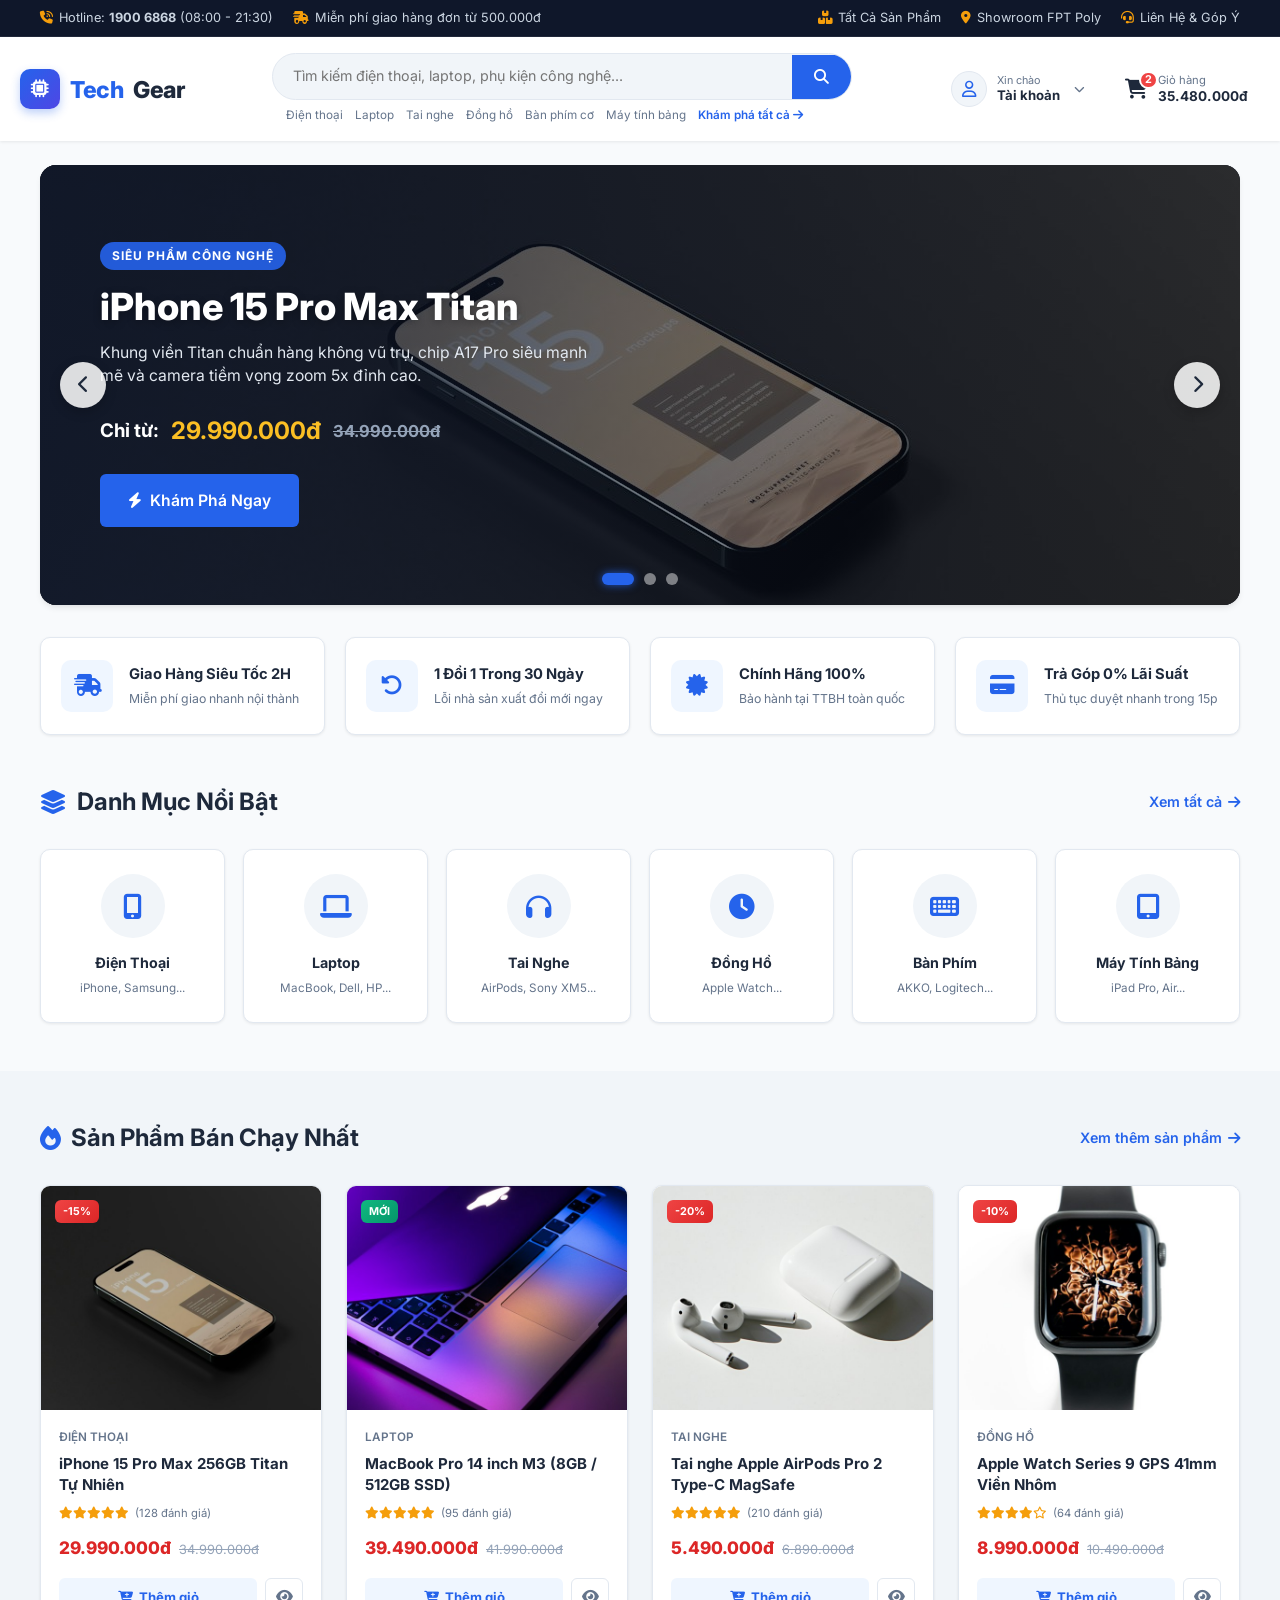
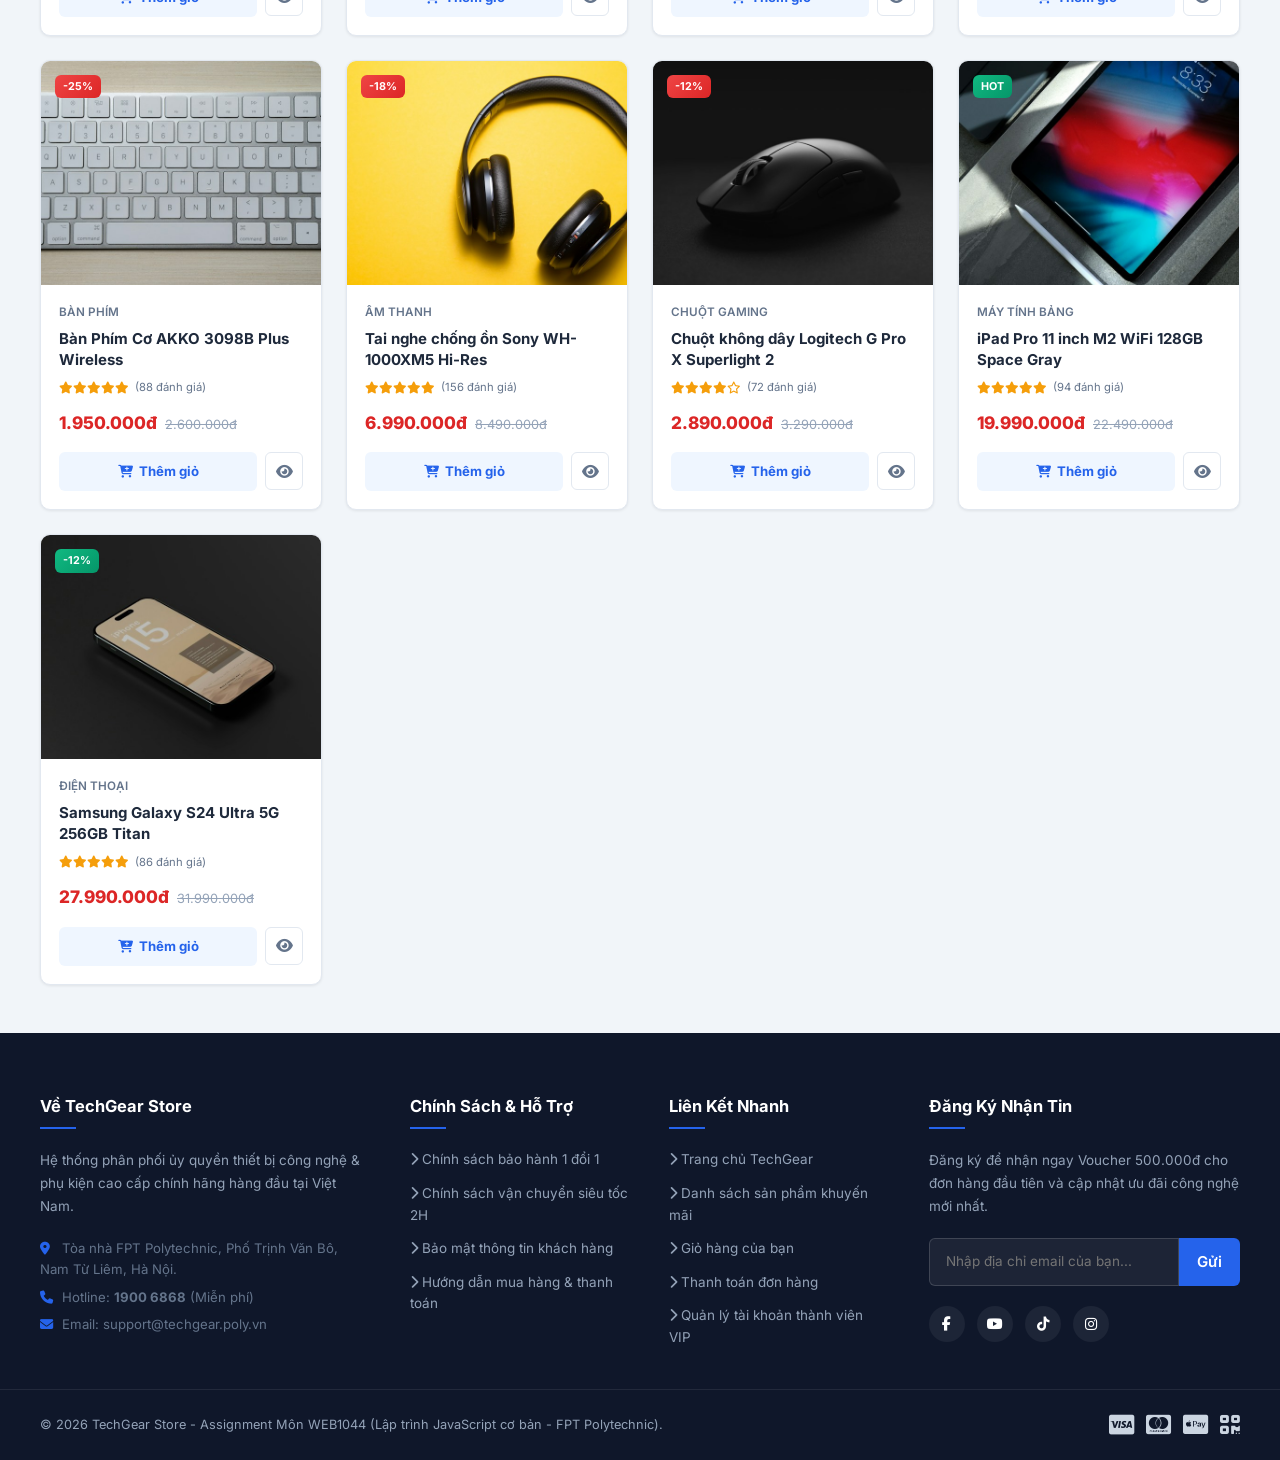
<file: index.html>
<!DOCTYPE html>
<html lang="vi">
<head>
  <meta charset="UTF-8">
  <meta name="viewport" content="width=device-width, initial-scale=1.0">
  <title>TechGear Store - Cửa Hàng Thiết Bị & Phụ Kiện Công Nghệ Chính Hãng</title>
  
  <!-- Google Fonts & Font Awesome 6 Icons -->
  <link rel="preconnect" href="https://fonts.googleapis.com">
  <link rel="preconnect" href="https://fonts.gstatic.com" crossorigin>
  <link href="https://fonts.googleapis.com/css2?family=Inter:wght@400;500;600;700;800&display=swap" rel="stylesheet">
  <link rel="stylesheet" href="https://cdnjs.cloudflare.com/ajax/libs/font-awesome/6.5.1/css/all.min.css">
  
  <!-- CSS Stylesheets -->
  <link rel="stylesheet" href="css/style.css">
  <link rel="stylesheet" href="css/components.css">
  <link rel="stylesheet" href="css/responsive.css">
</head>
<body>
  <!-- Skip Link cho người dùng bàn phím (WCAG 2.1 AA) -->
  <a href="#main-content" class="skip-link">Chuyển đến nội dung chính</a>

  <!-- HỆ THỐNG HEADER ĐỒNG NHẤT (DRY COMPONENT - js/components.js) -->
  <header id="siteHeader" data-active="home"></header>

  <!-- PHẦN THÂN TRANG (MAIN CONTENT) -->
  <main id="main-content">
    <!-- 4. BANNER SLIDESHOW COMPONENT -->
    <section class="container">
      <div class="slider-wrapper">
        <div class="slider-container">
          <!-- Slide 1 -->
          <div class="slider-slide active">
            <img src="images/banners/banner1.jpg" alt="Banner iPhone 15 Pro Max" class="slider-slide__img">
            <div class="slider-slide__overlay"></div>
            <div class="slider-slide__content">
              <span class="slider-tag">Siêu Phẩm Công Nghệ</span>
              <h2 class="slider-title">iPhone 15 Pro Max Titan</h2>
              <p class="slider-desc">Khung viền Titan chuẩn hàng không vũ trụ, chip A17 Pro siêu mạnh mẽ và camera tiềm vọng zoom 5x đỉnh cao.</p>
              <div class="slider-price">
                Chỉ từ: <span class="slider-price__new">29.990.000đ</span>
                <span class="slider-price__old">34.990.000đ</span>
              </div>
              <a href="detail.html" class="btn btn-primary btn-lg">
                <i class="fa-solid fa-bolt"></i> Khám Phá Ngay
              </a>
            </div>
          </div>

          <!-- Slide 2 -->
          <div class="slider-slide">
            <img src="images/banners/banner2.jpg" alt="Banner MacBook Pro M3" class="slider-slide__img">
            <div class="slider-slide__overlay"></div>
            <div class="slider-slide__content">
              <span class="slider-tag">Hiệu Năng Đỉnh Cao</span>
              <h2 class="slider-title">MacBook Pro 14 M3 Series</h2>
              <p class="slider-desc">Màn hình Liquid Retina XDR 120Hz rực rỡ, pin bền bỉ đến 22 giờ liên tục. Tặng ngay Balo chống sốc thời thượng.</p>
              <div class="slider-price">
                Giá ưu đãi: <span class="slider-price__new">39.490.000đ</span>
                <span class="slider-price__old">42.990.000đ</span>
              </div>
              <a href="products.html?category=laptop" class="btn btn-primary btn-lg">
                <i class="fa-solid fa-cart-plus"></i> Mua Ngay Kẻo Lỡ
              </a>
            </div>
          </div>

          <!-- Slide 3 -->
          <div class="slider-slide">
            <img src="images/banners/banner3.jpg" alt="Banner Phụ Kiện Gaming" class="slider-slide__img">
            <div class="slider-slide__overlay"></div>
            <div class="slider-slide__content">
              <span class="slider-tag">Lễ Hội Phụ Kiện</span>
              <h2 class="slider-title">Gaming Gear & Âm Thanh</h2>
              <p class="slider-desc">Bàn phím cơ Custom, Tai nghe chống ồn chủ động, Chuột gaming độ trễ siêu thấp. Giảm giá sốc đến 50%!</p>
              <div class="slider-price">
                Đồng giá từ: <span class="slider-price__new">490.000đ</span>
              </div>
              <a href="products.html?category=banphim" class="btn btn-accent btn-lg">
                <i class="fa-solid fa-gift"></i> Nhận Khuyến Mãi
              </a>
            </div>
          </div>
        </div>

        <!-- Nút Điều Hướng Next / Prev -->
        <button class="slider-control slider-control--prev" aria-label="Slide trước">
          <i class="fa-solid fa-chevron-left"></i>
        </button>
        <button class="slider-control slider-control--next" aria-label="Slide tiếp theo">
          <i class="fa-solid fa-chevron-right"></i>
        </button>

        <!-- Chấm Tròn Chỉ Số Slide (Dots Container) -->
        <div class="slider-dots"></div>
      </div>

      <!-- 5. 4 CAM KẾT DỊCH VỤ -->
      <div class="features-grid">
        <div class="feature-box">
          <div class="feature-box__icon">
            <i class="fa-solid fa-truck-fast"></i>
          </div>
          <div>
            <h4 class="feature-box__title">Giao Hàng Siêu Tốc 2H</h4>
            <p class="feature-box__desc">Miễn phí giao nhanh nội thành</p>
          </div>
        </div>

        <div class="feature-box">
          <div class="feature-box__icon">
            <i class="fa-solid fa-rotate-left"></i>
          </div>
          <div>
            <h4 class="feature-box__title">1 Đổi 1 Trong 30 Ngày</h4>
            <p class="feature-box__desc">Lỗi nhà sản xuất đổi mới ngay</p>
          </div>
        </div>

        <div class="feature-box">
          <div class="feature-box__icon">
            <i class="fa-solid fa-certificate"></i>
          </div>
          <div>
            <h4 class="feature-box__title">Chính Hãng 100%</h4>
            <p class="feature-box__desc">Bảo hành tại TTBH toàn quốc</p>
          </div>
        </div>

        <div class="feature-box">
          <div class="feature-box__icon">
            <i class="fa-solid fa-credit-card"></i>
          </div>
          <div>
            <h4 class="feature-box__title">Trả Góp 0% Lãi Suất</h4>
            <p class="feature-box__desc">Thủ tục duyệt nhanh trong 15p</p>
          </div>
        </div>
      </div>
    </section>

    <!-- 6. DANH MỤC NỔI BẬT -->
    <section class="section">
      <div class="container">
        <div class="section-header">
          <h2 class="section-title">
            <i class="fa-solid fa-layer-group"></i> Danh Mục Nổi Bật
          </h2>
          <a href="products.html" class="section-link">
            Xem tất cả <i class="fa-solid fa-arrow-right"></i>
          </a>
        </div>

        <div class="category-grid">
          <a href="products.html?category=dienthoai" class="category-card" data-category="dienthoai">
            <div class="category-card__icon">
              <i class="fa-solid fa-mobile-screen-button"></i>
            </div>
            <h4 class="category-card__name">Điện Thoại</h4>
            <span class="category-card__count">iPhone, Samsung...</span>
          </a>

          <a href="products.html?category=laptop" class="category-card" data-category="laptop">
            <div class="category-card__icon">
              <i class="fa-solid fa-laptop"></i>
            </div>
            <h4 class="category-card__name">Laptop</h4>
            <span class="category-card__count">MacBook, Dell, HP...</span>
          </a>

          <a href="products.html?category=tainghe" class="category-card" data-category="tainghe">
            <div class="category-card__icon">
              <i class="fa-solid fa-headphones"></i>
            </div>
            <h4 class="category-card__name">Tai Nghe</h4>
            <span class="category-card__count">AirPods, Sony XM5...</span>
          </a>

          <a href="products.html?category=dongho" class="category-card" data-category="dongho">
            <div class="category-card__icon">
              <i class="fa-solid fa-clock"></i>
            </div>
            <h4 class="category-card__name">Đồng Hồ</h4>
            <span class="category-card__count">Apple Watch...</span>
          </a>

          <a href="products.html?category=banphim" class="category-card" data-category="banphim">
            <div class="category-card__icon">
              <i class="fa-solid fa-keyboard"></i>
            </div>
            <h4 class="category-card__name">Bàn Phím</h4>
            <span class="category-card__count">AKKO, Logitech...</span>
          </a>

          <a href="products.html?category=maytinhbang" class="category-card" data-category="maytinhbang">
            <div class="category-card__icon">
              <i class="fa-solid fa-tablet-screen-button"></i>
            </div>
            <h4 class="category-card__name">Máy Tính Bảng</h4>
            <span class="category-card__count">iPad Pro, Air...</span>
          </a>
        </div>
      </div>
    </section>

    <!-- 7. SẢN PHẨM BÁN CHẠY (FLASH SALE) -->
    <section class="section section--gray">
      <div class="container">
        <div class="section-header">
          <h2 class="section-title">
            <i class="fa-solid fa-fire text-danger"></i> Sản Phẩm Bán Chạy Nhất
          </h2>
          <a href="products.html" class="section-link">
            Xem thêm sản phẩm <i class="fa-solid fa-arrow-right"></i>
          </a>
        </div>

        <!-- Khung chứa danh sách sản phẩm đổ tự động bằng JavaScript thuần -->
        <div id="danhSachSanPhamHome" class="product-grid"></div>
      </div>
    </section>
  </main>

  <!-- FOOTER ĐỒNG NHẤT (DRY COMPONENT - js/components.js) -->
  <footer id="siteFooter" class="site-footer"></footer>

  <!-- Scripts -->
  <script src="js/storage.js"></script>
  <script src="js/products.js"></script>
  <script src="js/cart.js"></script>
  <script src="js/components.js"></script>
  <script src="js/slider.js"></script>
  <script src="js/main.js"></script>
</body>
</html>
</file>
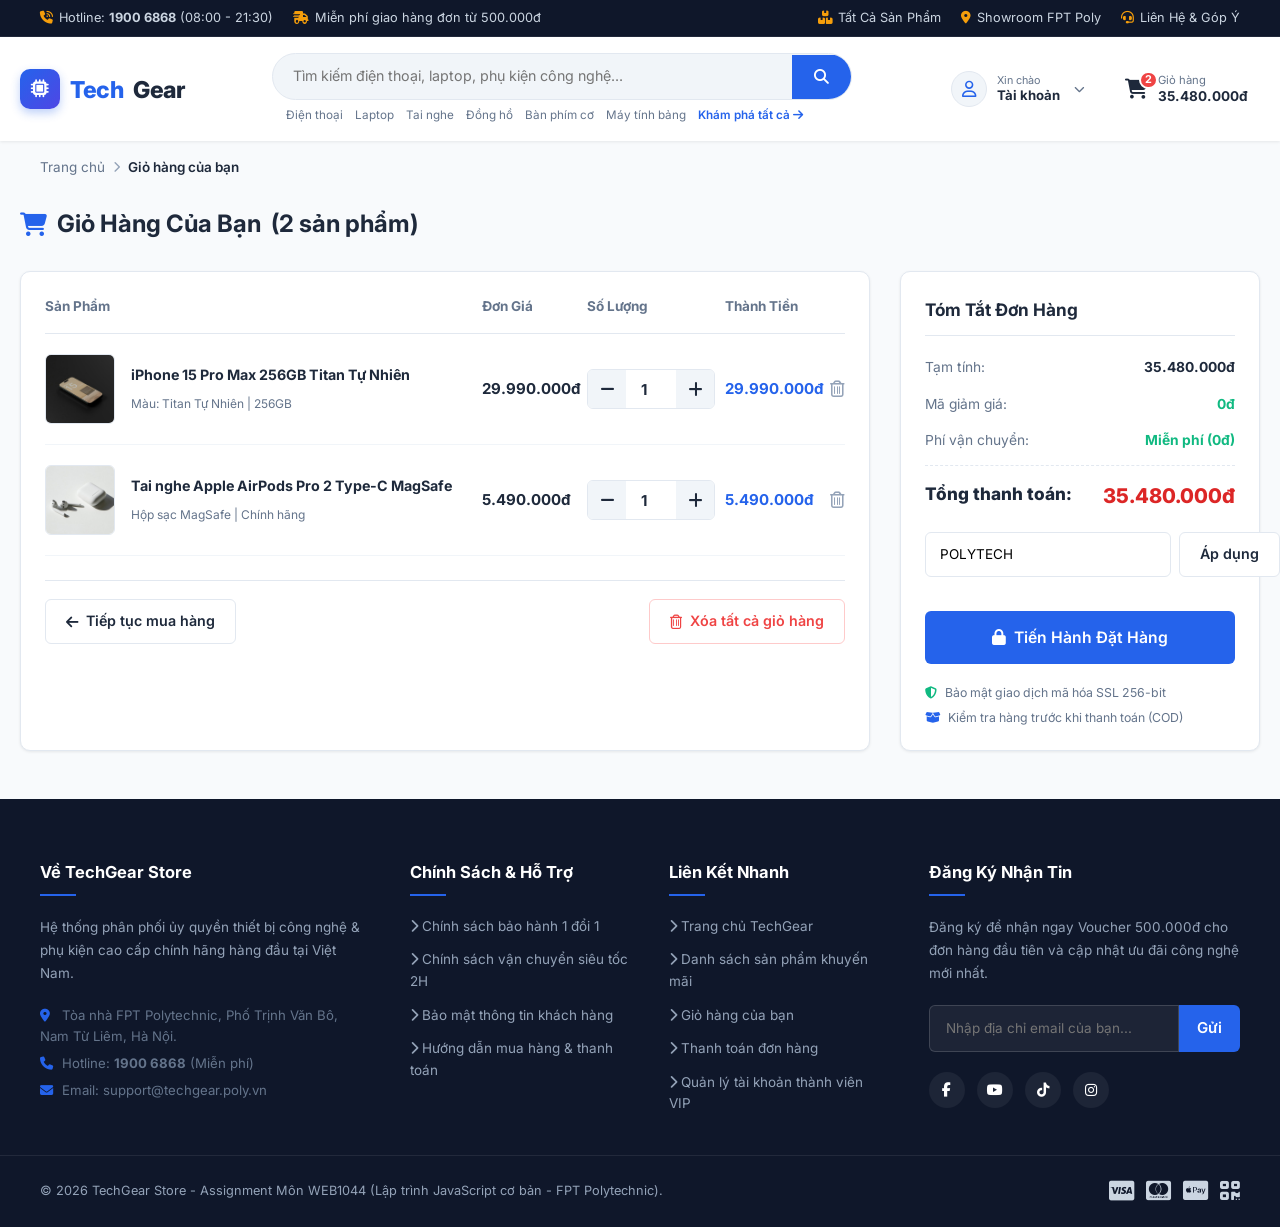
<file: cart.html>
<!DOCTYPE html>
<html lang="vi">
<head>
  <meta charset="UTF-8">
  <meta name="viewport" content="width=device-width, initial-scale=1.0">
  <title>Giỏ Hàng Của Bạn - TechGear Store</title>
  
  <!-- Google Fonts & Font Awesome 6 Icons -->
  <link rel="preconnect" href="https://fonts.googleapis.com">
  <link rel="preconnect" href="https://fonts.gstatic.com" crossorigin>
  <link href="https://fonts.googleapis.com/css2?family=Inter:wght@400;500;600;700;800&display=swap" rel="stylesheet">
  <link rel="stylesheet" href="https://cdnjs.cloudflare.com/ajax/libs/font-awesome/6.5.1/css/all.min.css">
  
  <!-- CSS Stylesheets -->
  <link rel="stylesheet" href="css/style.css">
  <link rel="stylesheet" href="css/components.css">
  <link rel="stylesheet" href="css/responsive.css">
</head>
<body>
  <!-- Skip Link cho người dùng bàn phím (WCAG 2.1 AA) -->
  <a href="#main-content" class="skip-link">Chuyển đến nội dung chính</a>

  <!-- HỆ THỐNG HEADER ĐỒNG NHẤT (DRY COMPONENT - js/components.js) -->
  <header id="siteHeader" data-active="cart"></header>

  <!-- BREADCRUMBS -->
  <div class="container">
    <div class="breadcrumb">
      <a href="index.html">Trang chủ</a>
      <i class="fa-solid fa-chevron-right"></i>
      <span>Giỏ hàng của bạn</span>
    </div>
  </div>

  <!-- MAIN CART CONTENT (LAB 7: ĐỔ 100% TỪ LOCALSTORAGE QUA cart.js) -->
  <main id="main-content" class="container section" style="padding-top: 10px;">
    <div class="section-header">
      <h1 class="section-title">
        <i class="fa-solid fa-cart-shopping" aria-hidden="true"></i> Giỏ Hàng Của Bạn <span class="cart-title-count">(Đang tải...)</span>
      </h1>
    </div>

    <div class="cart-layout">
      <!-- CỘT TRÁI: BẢNG SẢN PHẨM TRONG GIỎ HÀNG (cart.js tự render) -->
      <div class="cart-table-card">
        <p style="text-align: center; padding: 40px; color: var(--text-muted);">
          <i class="fa-solid fa-spinner fa-spin"></i> Đang tải dữ liệu giỏ hàng từ localStorage...
        </p>
      </div>

      <!-- CỘT PHẢI: TÓM TẮT ĐƠN HÀNG & TIẾN HÀNH THANH TOÁN (LAB 7) -->
      <aside class="cart-summary-card" aria-label="Tóm tắt đơn hàng">
        <h3 class="cart-summary-title">Tóm Tắt Đơn Hàng</h3>

        <div class="summary-row">
          <span>Tạm tính:</span>
          <span id="summarySubtotal" style="font-weight: 700; color: var(--text-main);">0đ</span>
        </div>

        <div class="summary-row">
          <span>Mã giảm giá:</span>
          <span id="summaryDiscount" style="font-weight: 700; color: var(--success-color);">0đ</span>
        </div>

        <div class="summary-row">
          <span>Phí vận chuyển:</span>
          <span id="summaryShipping" style="font-weight: 700; color: var(--success-color);">Miễn phí (0đ)</span>
        </div>

        <div class="summary-row total-row">
          <span>Tổng thanh toán:</span>
          <span class="summary-total-price">0đ</span>
        </div>

        <!-- Nhập Voucher (LAB 6: Sự kiện input + click) -->
        <div class="coupon-group">
          <input type="text" id="couponInput" class="coupon-input" placeholder="Mã giảm giá (POLYTECH)" value="POLYTECH" aria-label="Mã giảm giá">
          <button type="button" id="applyCouponBtn" class="btn btn-outline">Áp dụng</button>
        </div>

        <!-- Nút Thanh Toán (Chuyển sang checkout.html) -->
        <button type="button" id="checkoutBtn" class="btn btn-primary btn-block btn-lg" style="margin-top: 14px;">
          <i class="fa-solid fa-lock" aria-hidden="true"></i> Tiến Hành Đặt Hàng
        </button>

        <!-- Cam kết an toàn -->
        <div style="margin-top: 20px; font-size: 0.82rem; color: var(--text-muted); display: flex; flex-direction: column; gap: 8px; line-height: 1.4;">
          <div style="display: flex; align-items: center; gap: 8px;">
            <i class="fa-solid fa-shield-halved" style="color: var(--success-color);"></i>
            <span>Bảo mật giao dịch mã hóa SSL 256-bit</span>
          </div>
          <div style="display: flex; align-items: center; gap: 8px;">
            <i class="fa-solid fa-box-open" style="color: var(--primary-color);"></i>
            <span>Kiểm tra hàng trước khi thanh toán (COD)</span>
          </div>
        </div>
      </aside>
    </div>
  </main>

  <!-- FOOTER ĐỒNG NHẤT (DRY COMPONENT - js/components.js) -->
  <footer id="siteFooter" class="site-footer"></footer>

  <!-- Scripts: nạp dữ liệu sản phẩm, module giỏ hàng và main helper -->
  <script src="js/storage.js"></script>
  <script src="js/products.js"></script>
  <script src="js/cart.js"></script>
  <script src="js/components.js"></script>
  <script src="js/main.js"></script>
</body>
</html>
</file>
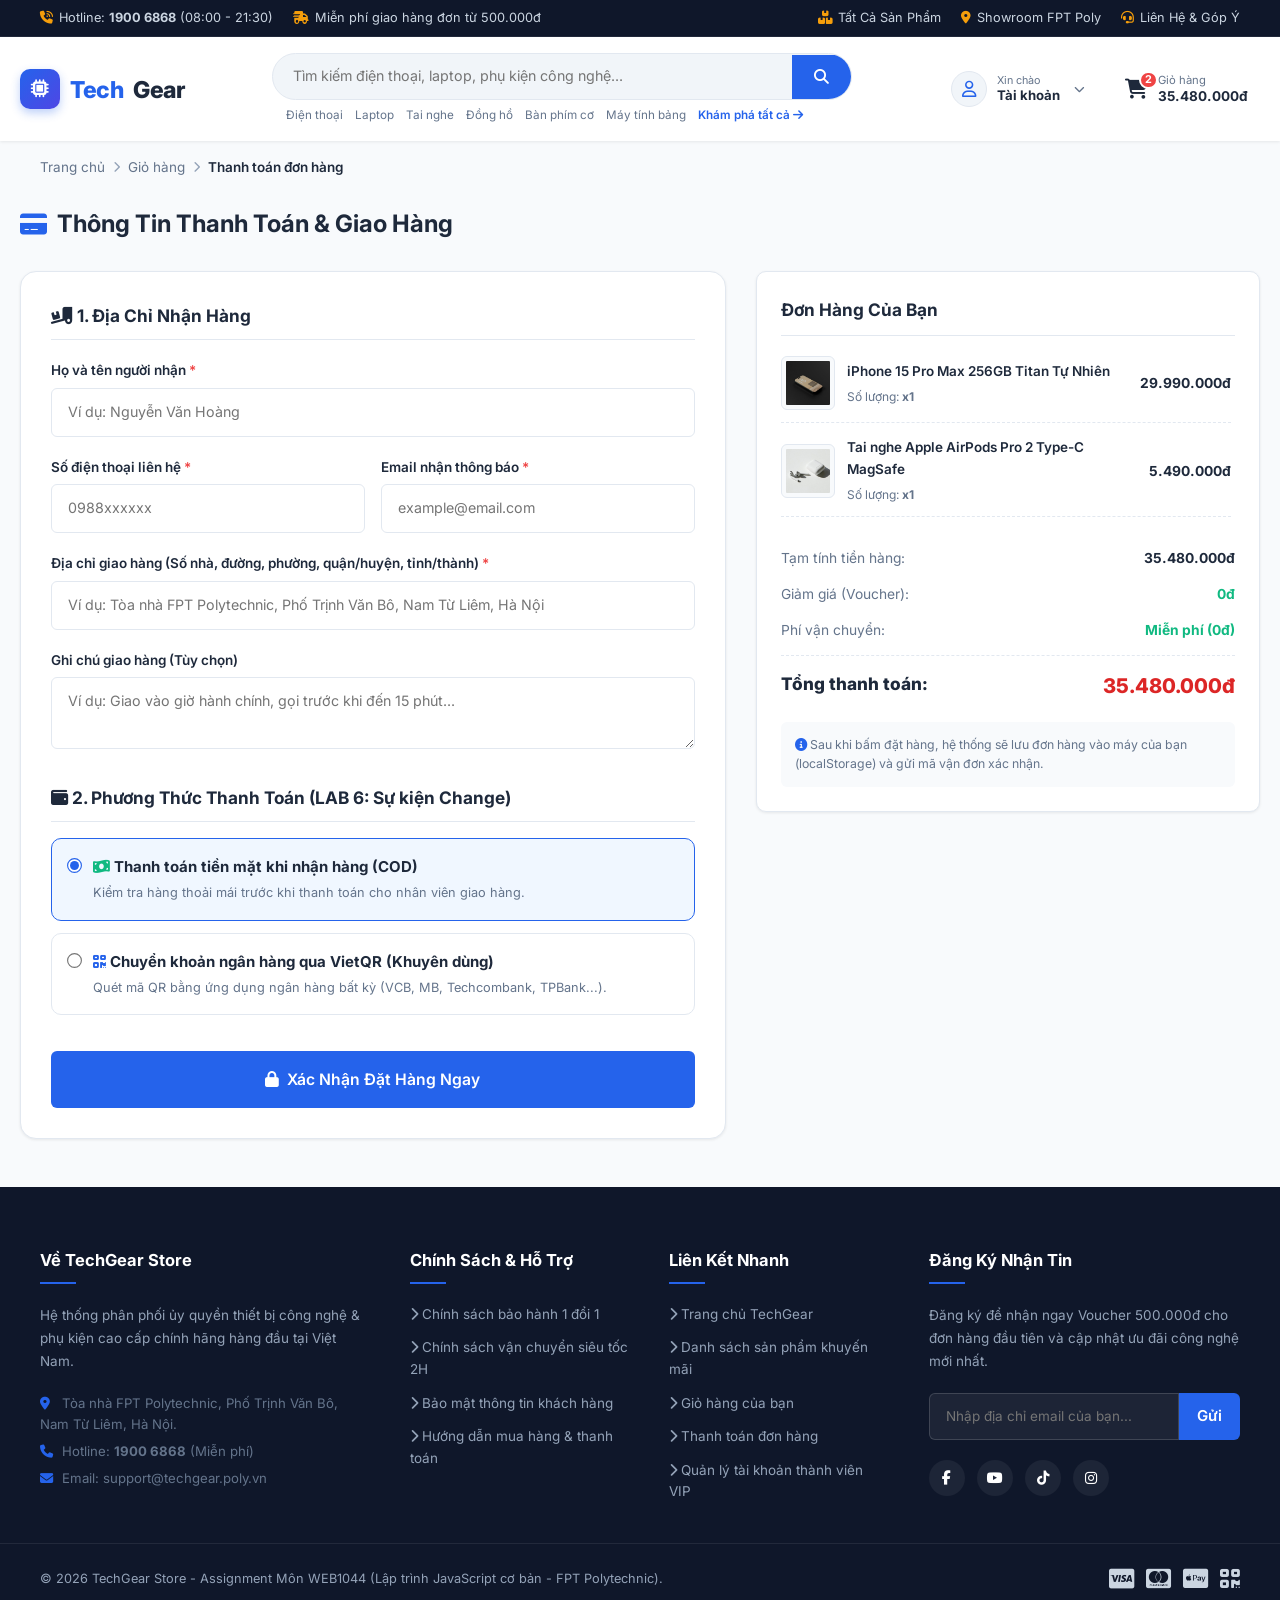
<file: checkout.html>
<!DOCTYPE html>
<html lang="vi">
<head>
  <meta charset="UTF-8">
  <meta name="viewport" content="width=device-width, initial-scale=1.0">
  <title>Thanh Toán Đơn Hàng - TechGear Store</title>
  
  <!-- Google Fonts & Font Awesome 6 Icons -->
  <link rel="preconnect" href="https://fonts.googleapis.com">
  <link rel="preconnect" href="https://fonts.gstatic.com" crossorigin>
  <link href="https://fonts.googleapis.com/css2?family=Inter:wght@400;500;600;700;800&display=swap" rel="stylesheet">
  <link rel="stylesheet" href="https://cdnjs.cloudflare.com/ajax/libs/font-awesome/6.5.1/css/all.min.css">
  
  <!-- CSS Stylesheets -->
  <link rel="stylesheet" href="css/style.css">
  <link rel="stylesheet" href="css/components.css">
  <link rel="stylesheet" href="css/responsive.css">
</head>
<body>
  <!-- Skip Link cho người dùng bàn phím (WCAG 2.1 AA) -->
  <a href="#main-content" class="skip-link">Chuyển đến nội dung chính</a>

  <!-- HỆ THỐNG HEADER ĐỒNG NHẤT (DRY COMPONENT - js/components.js) -->
  <header id="siteHeader" data-active="checkout"></header>

  <!-- BREADCRUMBS -->
  <div class="container">
    <div class="breadcrumb">
      <a href="index.html">Trang chủ</a>
      <i class="fa-solid fa-chevron-right"></i>
      <a href="cart.html">Giỏ hàng</a>
      <i class="fa-solid fa-chevron-right"></i>
      <span>Thanh toán đơn hàng</span>
    </div>
  </div>

  <!-- MAIN CHECKOUT CONTENT (LAB 7: LOCALSTORAGE & SESSIONSTORAGE THANH TOÁN) -->
  <main id="main-content" class="container section" style="padding-top: 10px;">
    <div class="section-header">
      <h1 class="section-title">
        <i class="fa-solid fa-credit-card" aria-hidden="true"></i> Thông Tin Thanh Toán & Giao Hàng
      </h1>
    </div>

    <div id="checkoutContainer">
      <div class="checkout-grid">
        
        <!-- CỘT TRÁI: FORM THÔNG TIN NGƯỜI NHẬN & PHƯƠNG THỨC THANH TOÁN -->
        <div style="background-color: var(--bg-card); border-radius: var(--radius-lg); border: 1px solid var(--border-color); padding: 30px; box-shadow: var(--shadow-sm);">
          <form id="orderForm" novalidate>
            <h3 style="font-size: 1.15rem; font-weight: 700; margin-bottom: 20px; padding-bottom: 10px; border-bottom: 1px solid var(--border-color); color: var(--text-main);">
              <i class="fa-solid fa-truck-ramp-box"></i> 1. Địa Chỉ Nhận Hàng
            </h3>

            <!-- Họ và tên người nhận -->
            <div class="form-group">
              <label for="orderFullname" class="form-label">
                Họ và tên người nhận <span class="required">*</span>
              </label>
              <input type="text" id="orderFullname" class="form-input" placeholder="Ví dụ: Nguyễn Văn Hoàng" required>
            </div>

            <!-- Số điện thoại & Email -->
            <div style="display: grid; grid-template-columns: 1fr 1fr; gap: 16px;">
              <div class="form-group">
                <label for="orderPhone" class="form-label">
                  Số điện thoại liên hệ <span class="required">*</span>
                </label>
                <input type="tel" id="orderPhone" class="form-input" placeholder="0988xxxxxx" required>
              </div>

              <div class="form-group">
                <label for="orderEmail" class="form-label">
                  Email nhận thông báo <span class="required">*</span>
                </label>
                <input type="email" id="orderEmail" class="form-input" placeholder="example@email.com" required>
              </div>
            </div>

            <!-- Địa chỉ giao hàng chi tiết -->
            <div class="form-group">
              <label for="orderAddress" class="form-label">
                Địa chỉ giao hàng (Số nhà, đường, phường, quận/huyện, tỉnh/thành) <span class="required">*</span>
              </label>
              <input type="text" id="orderAddress" class="form-input" placeholder="Ví dụ: Tòa nhà FPT Polytechnic, Phố Trịnh Văn Bô, Nam Từ Liêm, Hà Nội" required>
            </div>

            <!-- Ghi chú đơn hàng -->
            <div class="form-group">
              <label for="orderNote" class="form-label">Ghi chú giao hàng (Tùy chọn)</label>
              <textarea id="orderNote" class="form-input" rows="2" placeholder="Ví dụ: Giao vào giờ hành chính, gọi trước khi đến 15 phút..."></textarea>
            </div>

            <h3 style="font-size: 1.15rem; font-weight: 700; margin-top: 28px; margin-bottom: 16px; padding-bottom: 10px; border-bottom: 1px solid var(--border-color); color: var(--text-main);">
              <i class="fa-solid fa-wallet"></i> 2. Phương Thức Thanh Toán (LAB 6: Sự kiện Change)
            </h3>

            <!-- Lựa chọn thanh toán 1: COD -->
            <label class="payment-method-card active">
              <input type="radio" name="paymentMethod" value="cod" checked>
              <div>
                <div style="font-weight: 700; color: var(--text-main); margin-bottom: 4px;">
                  <i class="fa-solid fa-money-bill-wave" style="color: var(--success-color);"></i> Thanh toán tiền mặt khi nhận hàng (COD)
                </div>
                <div style="font-size: 0.85rem; color: var(--text-muted);">
                  Kiểm tra hàng thoải mái trước khi thanh toán cho nhân viên giao hàng.
                </div>
              </div>
            </label>

            <!-- Lựa chọn thanh toán 2: Chuyển khoản VietQR -->
            <label class="payment-method-card">
              <input type="radio" name="paymentMethod" value="banking">
              <div style="width: 100%;">
                <div style="font-weight: 700; color: var(--text-main); margin-bottom: 4px;">
                  <i class="fa-solid fa-qrcode" style="color: var(--primary-color);"></i> Chuyển khoản ngân hàng qua VietQR (Khuyên dùng)
                </div>
                <div style="font-size: 0.85rem; color: var(--text-muted);">
                  Quét mã QR bằng ứng dụng ngân hàng bất kỳ (VCB, MB, Techcombank, TPBank...).
                </div>
                <!-- Box thông tin tài khoản hiển thị khi chọn -->
                <div id="qrTransferInfo" class="qr-transfer-info">
                  <div style="display: flex; gap: 16px; align-items: center; flex-wrap: wrap;">
                    <div style="background: #ffffff; padding: 10px; border-radius: var(--radius-sm); border: 1px solid var(--border-color); text-align: center;">
                      <i class="fa-solid fa-qrcode" style="font-size: 3.5rem; color: var(--primary-color);"></i>
                      <div style="font-size: 0.72rem; font-weight: 700; margin-top: 4px;">QUÉT MÃ QR</div>
                    </div>
                    <div>
                      <div>Ngân hàng: <strong>Ngân hàng Quân Đội (MB Bank)</strong></div>
                      <div>Số tài khoản: <strong style="color: var(--primary-color); font-size: 1.05rem;">0988 123 456</strong></div>
                      <div>Chủ tài khoản: <strong>CÔNG TY TNHH TECHGEAR VIETNAM</strong></div>
                      <div>Cú pháp: <strong>TG [Họ tên] [SĐT]</strong></div>
                    </div>
                  </div>
                </div>
              </div>
            </label>

            <!-- Nút Xác nhận đặt hàng (LAB 6: Sự kiện submit) -->
            <button type="submit" class="btn btn-primary btn-block btn-lg" style="margin-top: 24px; padding: 16px;">
              <i class="fa-solid fa-lock"></i> Xác Nhận Đặt Hàng Ngay
            </button>
          </form>
        </div>

        <!-- CỘT PHẢI: TÓM TẮT ĐƠN HÀNG LẤY TỪ LOCALSTORAGE (LAB 7) -->
        <aside class="cart-summary-card" aria-label="Tóm tắt đơn hàng thanh toán">
          <h3 class="cart-summary-title">Đơn Hàng Của Bạn</h3>

          <!-- Danh sách sản phẩm từ cart.js -->
          <div id="checkoutOrderItems" style="max-height: 280px; overflow-y: auto; margin-bottom: 16px; padding-right: 4px;">
            <p style="color: var(--text-muted); font-size: 0.9rem;">Đang tải danh sách hàng...</p>
          </div>

          <div class="summary-row">
            <span>Tạm tính tiền hàng:</span>
            <span id="checkoutSubtotal" style="font-weight: 700; color: var(--text-main);">0đ</span>
          </div>

          <div class="summary-row">
            <span>Giảm giá (Voucher):</span>
            <span id="checkoutDiscount" style="font-weight: 700; color: var(--success-color);">0đ</span>
          </div>

          <div class="summary-row">
            <span>Phí vận chuyển:</span>
            <span id="checkoutShipping" style="font-weight: 700; color: var(--success-color);">Miễn phí</span>
          </div>

          <div class="summary-row total-row">
            <span>Tổng thanh toán:</span>
            <span id="checkoutTotal" class="summary-total-price">0đ</span>
          </div>

          <div style="margin-top: 20px; padding: 14px; background: #f8fafc; border-radius: var(--radius-sm); font-size: 0.82rem; color: var(--text-muted); line-height: 1.5;">
            <i class="fa-solid fa-circle-info" style="color: var(--primary-color);"></i>
            Sau khi bấm đặt hàng, hệ thống sẽ lưu đơn hàng vào máy của bạn (localStorage) và gửi mã vận đơn xác nhận.
          </div>
        </aside>

      </div>
    </div>
  </main>

  <!-- FOOTER ĐỒNG NHẤT (DRY COMPONENT - js/components.js) -->
  <footer id="siteFooter" class="site-footer"></footer>

  <!-- Scripts: Tuân thủ thứ tự nạp module -->
  <script src="js/storage.js"></script>
  <script src="js/products.js"></script>
  <script src="js/cart.js"></script>
  <script src="js/components.js"></script>
  <script src="js/main.js"></script>
</body>
</html>
</file>
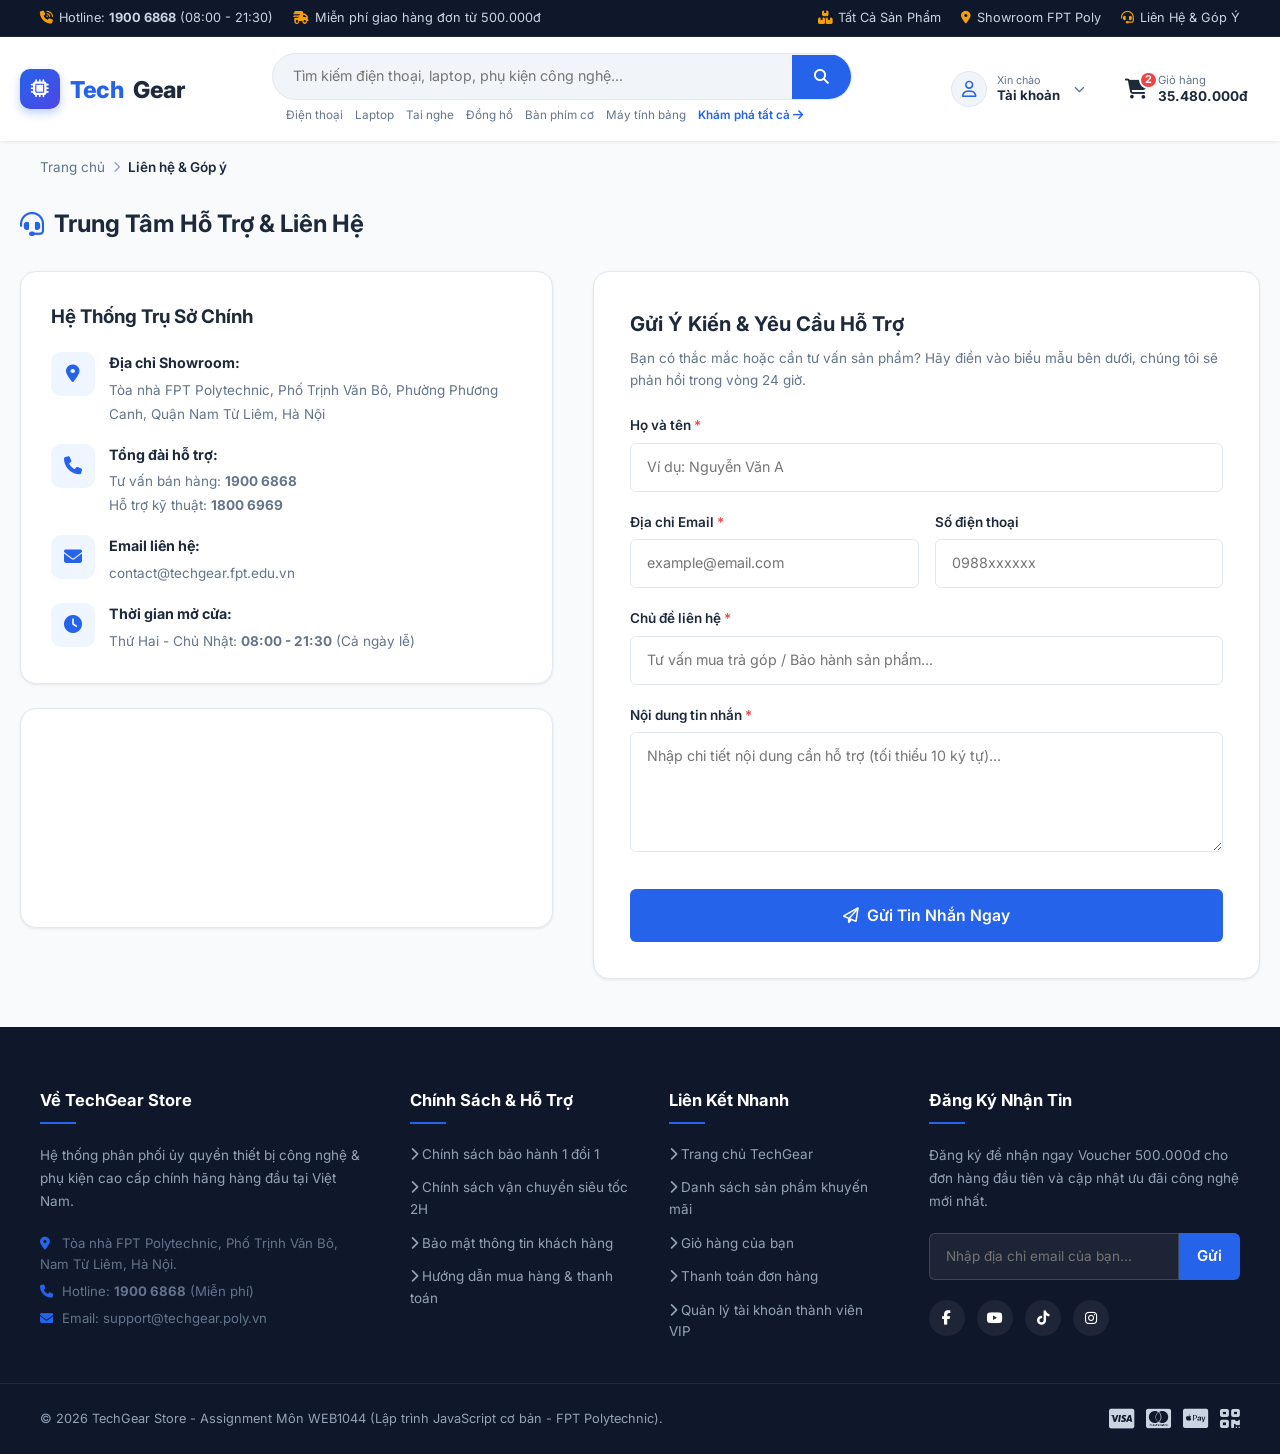
<file: contact.html>
<!DOCTYPE html>
<html lang="vi">
<head>
  <meta charset="UTF-8">
  <meta name="viewport" content="width=device-width, initial-scale=1.0">
  <title>Liên Hệ & Góp Ý - TechGear Store</title>
  
  <!-- Google Fonts & Font Awesome 6 Icons -->
  <link rel="preconnect" href="https://fonts.googleapis.com">
  <link rel="preconnect" href="https://fonts.gstatic.com" crossorigin>
  <link href="https://fonts.googleapis.com/css2?family=Inter:wght@400;500;600;700;800&display=swap" rel="stylesheet">
  <link rel="stylesheet" href="https://cdnjs.cloudflare.com/ajax/libs/font-awesome/6.5.1/css/all.min.css">
  
  <!-- CSS Stylesheets -->
  <link rel="stylesheet" href="css/style.css">
  <link rel="stylesheet" href="css/components.css">
  <link rel="stylesheet" href="css/responsive.css">
</head>
<body>
  <!-- Skip Link cho người dùng bàn phím (WCAG 2.1 AA) -->
  <a href="#main-content" class="skip-link">Chuyển đến nội dung chính</a>

  <!-- HỆ THỐNG HEADER ĐỒNG NHẤT (DRY COMPONENT - js/components.js) -->
  <header id="siteHeader" data-active="contact"></header>

  <!-- BREADCRUMBS -->
  <div class="container">
    <div class="breadcrumb">
      <a href="index.html">Trang chủ</a>
      <i class="fa-solid fa-chevron-right"></i>
      <span>Liên hệ & Góp ý</span>
    </div>
  </div>

  <!-- MAIN CONTACT CONTENT -->
  <main id="main-content" class="container section" style="padding-top: 10px;">
    <div class="section-header">
      <h1 class="section-title">
        <i class="fa-solid fa-headset"></i> Trung Tâm Hỗ Trợ & Liên Hệ
      </h1>
    </div>

    <div style="display: grid; grid-template-columns: 1fr 1.25fr; gap: 40px; margin-top: 10px;">
      
      <!-- CỘT TRÁI: THÔNG TIN SHOWROOM -->
      <div>
        <div style="background-color: var(--bg-card); border-radius: var(--radius-lg); border: 1px solid var(--border-color); padding: 30px; box-shadow: var(--shadow-sm); margin-bottom: 24px;">
          <h3 style="font-size: 1.25rem; font-weight: 700; margin-bottom: 20px; color: var(--text-main);">
            Hệ Thống Trụ Sở Chính
          </h3>

          <div style="display: flex; flex-direction: column; gap: 18px;">
            <div style="display: flex; gap: 14px; align-items: flex-start;">
              <div style="width: 44px; height: 44px; border-radius: var(--radius-md); background-color: var(--primary-light); color: var(--primary-color); display: flex; align-items: center; justify-content: center; font-size: 1.2rem; flex-shrink: 0;">
                <i class="fa-solid fa-location-dot"></i>
              </div>
              <div>
                <strong style="display: block; font-size: 0.95rem; margin-bottom: 3px;">Địa chỉ Showroom:</strong>
                <span style="color: var(--text-muted); font-size: 0.9rem; line-height: 1.5;">Tòa nhà FPT Polytechnic, Phố Trịnh Văn Bô, Phường Phương Canh, Quận Nam Từ Liêm, Hà Nội</span>
              </div>
            </div>

            <div style="display: flex; gap: 14px; align-items: flex-start;">
              <div style="width: 44px; height: 44px; border-radius: var(--radius-md); background-color: var(--primary-light); color: var(--primary-color); display: flex; align-items: center; justify-content: center; font-size: 1.2rem; flex-shrink: 0;">
                <i class="fa-solid fa-phone"></i>
              </div>
              <div>
                <strong style="display: block; font-size: 0.95rem; margin-bottom: 3px;">Tổng đài hỗ trợ:</strong>
                <span style="color: var(--text-muted); font-size: 0.9rem;">Tư vấn bán hàng: <strong>1900 6868</strong><br>Hỗ trợ kỹ thuật: <strong>1800 6969</strong></span>
              </div>
            </div>

            <div style="display: flex; gap: 14px; align-items: flex-start;">
              <div style="width: 44px; height: 44px; border-radius: var(--radius-md); background-color: var(--primary-light); color: var(--primary-color); display: flex; align-items: center; justify-content: center; font-size: 1.2rem; flex-shrink: 0;">
                <i class="fa-solid fa-envelope"></i>
              </div>
              <div>
                <strong style="display: block; font-size: 0.95rem; margin-bottom: 3px;">Email liên hệ:</strong>
                <span style="color: var(--text-muted); font-size: 0.9rem;">contact@techgear.fpt.edu.vn</span>
              </div>
            </div>

            <div style="display: flex; gap: 14px; align-items: flex-start;">
              <div style="width: 44px; height: 44px; border-radius: var(--radius-md); background-color: var(--primary-light); color: var(--primary-color); display: flex; align-items: center; justify-content: center; font-size: 1.2rem; flex-shrink: 0;">
                <i class="fa-solid fa-clock"></i>
              </div>
              <div>
                <strong style="display: block; font-size: 0.95rem; margin-bottom: 3px;">Thời gian mở cửa:</strong>
                <span style="color: var(--text-muted); font-size: 0.9rem;">Thứ Hai - Chủ Nhật: <strong>08:00 - 21:30</strong> (Cả ngày lễ)</span>
              </div>
            </div>
          </div>
        </div>

        <!-- MOCKUP BẢN ĐỒ VỊ TRÍ -->
        <div style="background-color: var(--bg-card); border-radius: var(--radius-lg); border: 1px solid var(--border-color); overflow: hidden; box-shadow: var(--shadow-sm); height: 220px; position: relative;">
          <iframe 
            src="https://www.google.com/maps/embed?pb=!1m18!1m12!1m3!1d3723.86385588145!2d105.74459841540242!3d21.038132792834316!2m3!1f0!2f0!3f0!3m2!1i1024!2i768!4f13.1!3m3!1m2!1s0x313454b991d80fd5%3A0x1034893054427da4!2zVHLGsOG7nW5nIENhbyDEkeG6s25nIEZQVCBQb2x5dGVjaG5pYw!5e0!3m2!1svi!2s!4v1689234567890!5m2!1svi!2s" 
            width="100%" height="100%" style="border:0;" allowfullscreen="" loading="lazy" referrerpolicy="no-referrer-when-downgrade">
          </iframe>
        </div>
      </div>

      <!-- CỘT PHẢI: FORM GỬI THÔNG ĐIỆP (KIỂM TRA VALIDATION BẰNG validation.js) -->
      <div style="background-color: var(--bg-card); border-radius: var(--radius-lg); border: 1px solid var(--border-color); padding: 36px; box-shadow: var(--shadow-sm);">
        <h3 style="font-size: 1.35rem; font-weight: 700; margin-bottom: 8px; color: var(--text-main);">
          Gửi Ý Kiến & Yêu Cầu Hỗ Trợ
        </h3>
        <p style="color: var(--text-muted); font-size: 0.9rem; margin-bottom: 24px;">
          Bạn có thắc mắc hoặc cần tư vấn sản phẩm? Hãy điền vào biểu mẫu bên dưới, chúng tôi sẽ phản hồi trong vòng 24 giờ.
        </p>

        <form id="contactForm" novalidate>
          <div class="form-group">
            <label for="contactName" class="form-label">
              Họ và tên <span class="required">*</span>
            </label>
            <input type="text" id="contactName" class="form-input" placeholder="Ví dụ: Nguyễn Văn A">
            <div class="error-message"></div>
          </div>

          <div style="display: grid; grid-template-columns: 1fr 1fr; gap: 16px;">
            <div class="form-group">
              <label for="contactEmail" class="form-label">
                Địa chỉ Email <span class="required">*</span>
              </label>
              <input type="email" id="contactEmail" class="form-input" placeholder="example@email.com">
              <div class="error-message"></div>
            </div>

            <div class="form-group">
              <label for="contactPhone" class="form-label">
                Số điện thoại
              </label>
              <input type="tel" id="contactPhone" class="form-input" placeholder="0988xxxxxx">
              <div class="error-message"></div>
            </div>
          </div>

          <div class="form-group">
            <label for="contactSubject" class="form-label">
              Chủ đề liên hệ <span class="required">*</span>
            </label>
            <input type="text" id="contactSubject" class="form-input" placeholder="Tư vấn mua trả góp / Bảo hành sản phẩm...">
            <div class="error-message"></div>
          </div>

          <div class="form-group">
            <label for="contactMessage" class="form-label">
              Nội dung tin nhắn <span class="required">*</span>
            </label>
            <textarea id="contactMessage" class="form-textarea" placeholder="Nhập chi tiết nội dung cần hỗ trợ (tối thiểu 10 ký tự)..."></textarea>
            <div class="error-message"></div>
          </div>

          <button type="submit" class="btn btn-primary btn-lg btn-block" style="margin-top: 10px;">
            <i class="fa-regular fa-paper-plane"></i> Gửi Tin Nhắn Ngay
          </button>
        </form>
      </div>
    </div>
  </main>

  <!-- FOOTER ĐỒNG NHẤT (DRY COMPONENT - js/components.js) -->
  <footer id="siteFooter" class="site-footer"></footer>

  <script src="js/storage.js"></script>
  <script src="js/products.js"></script>
  <script src="js/cart.js"></script>
  <script src="js/components.js"></script>
  <script src="js/validation.js"></script>
  <script src="js/main.js"></script>
</body>
</html>
</file>
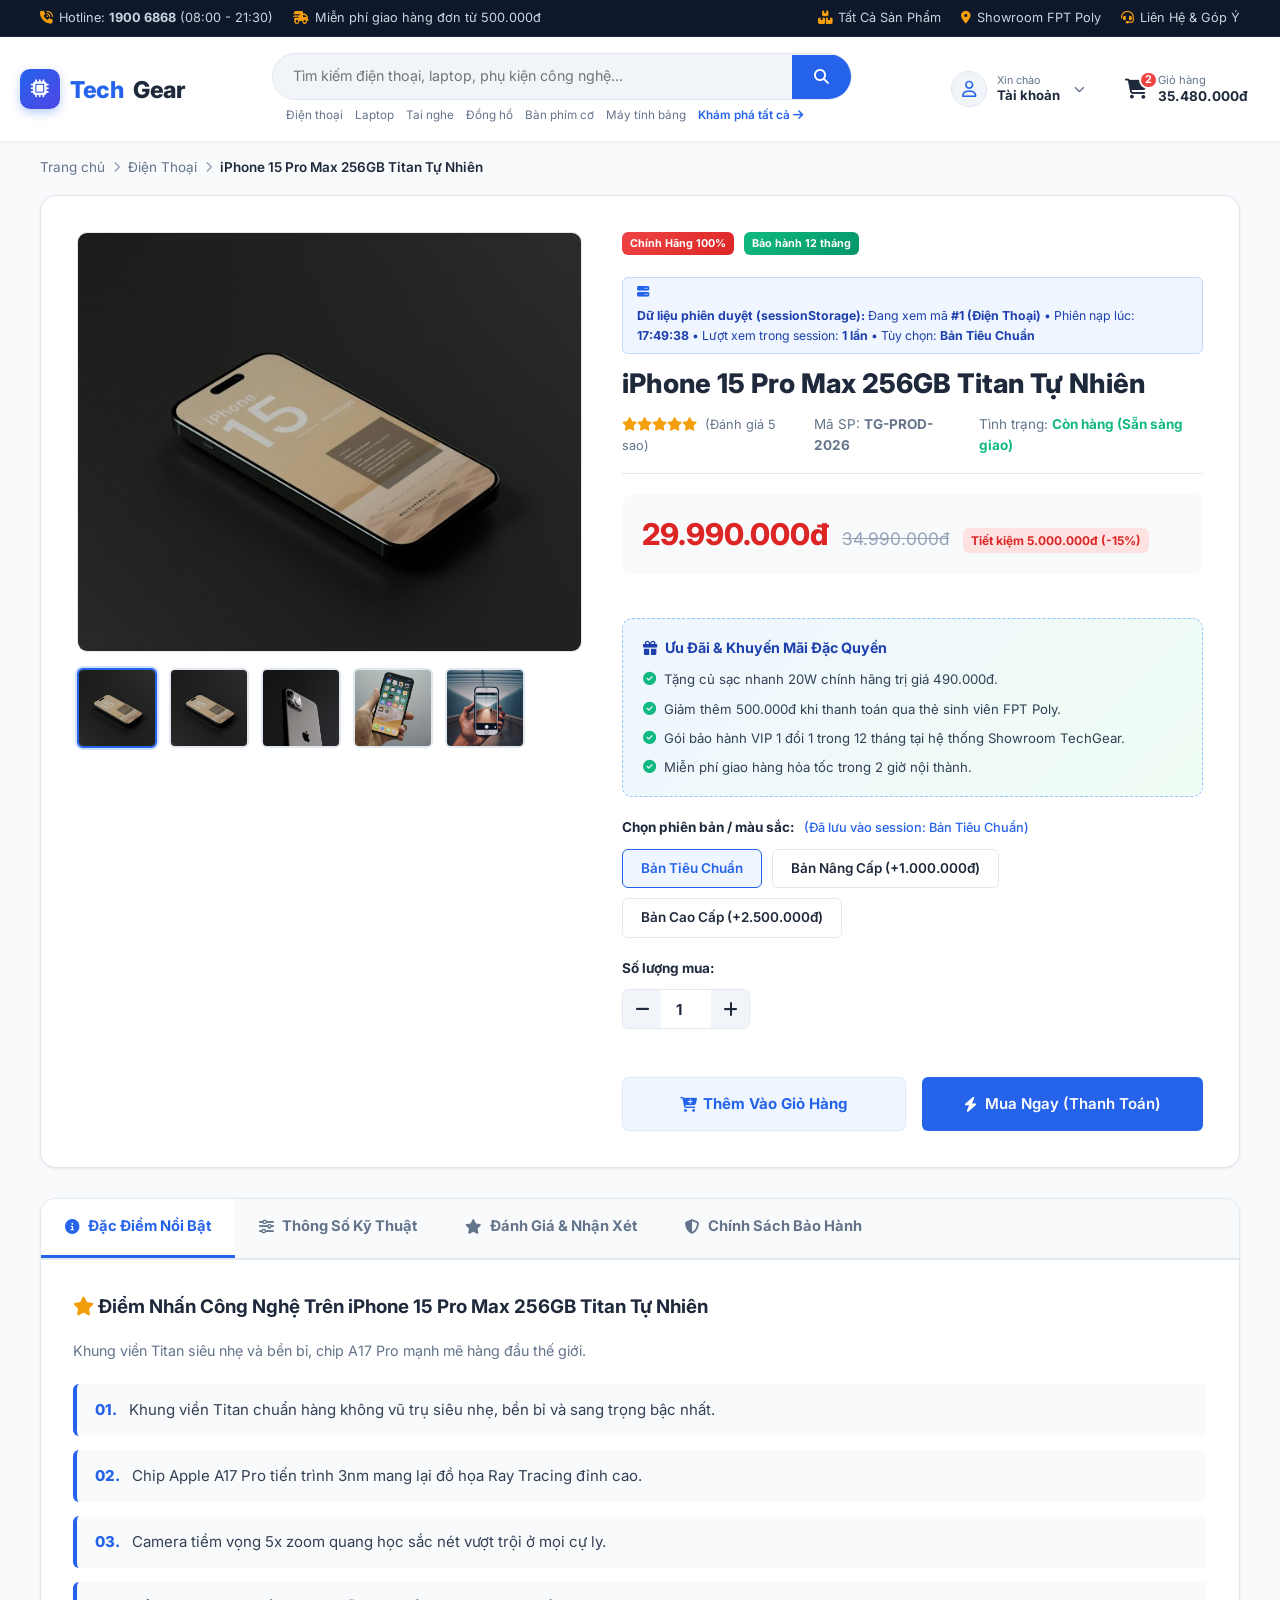
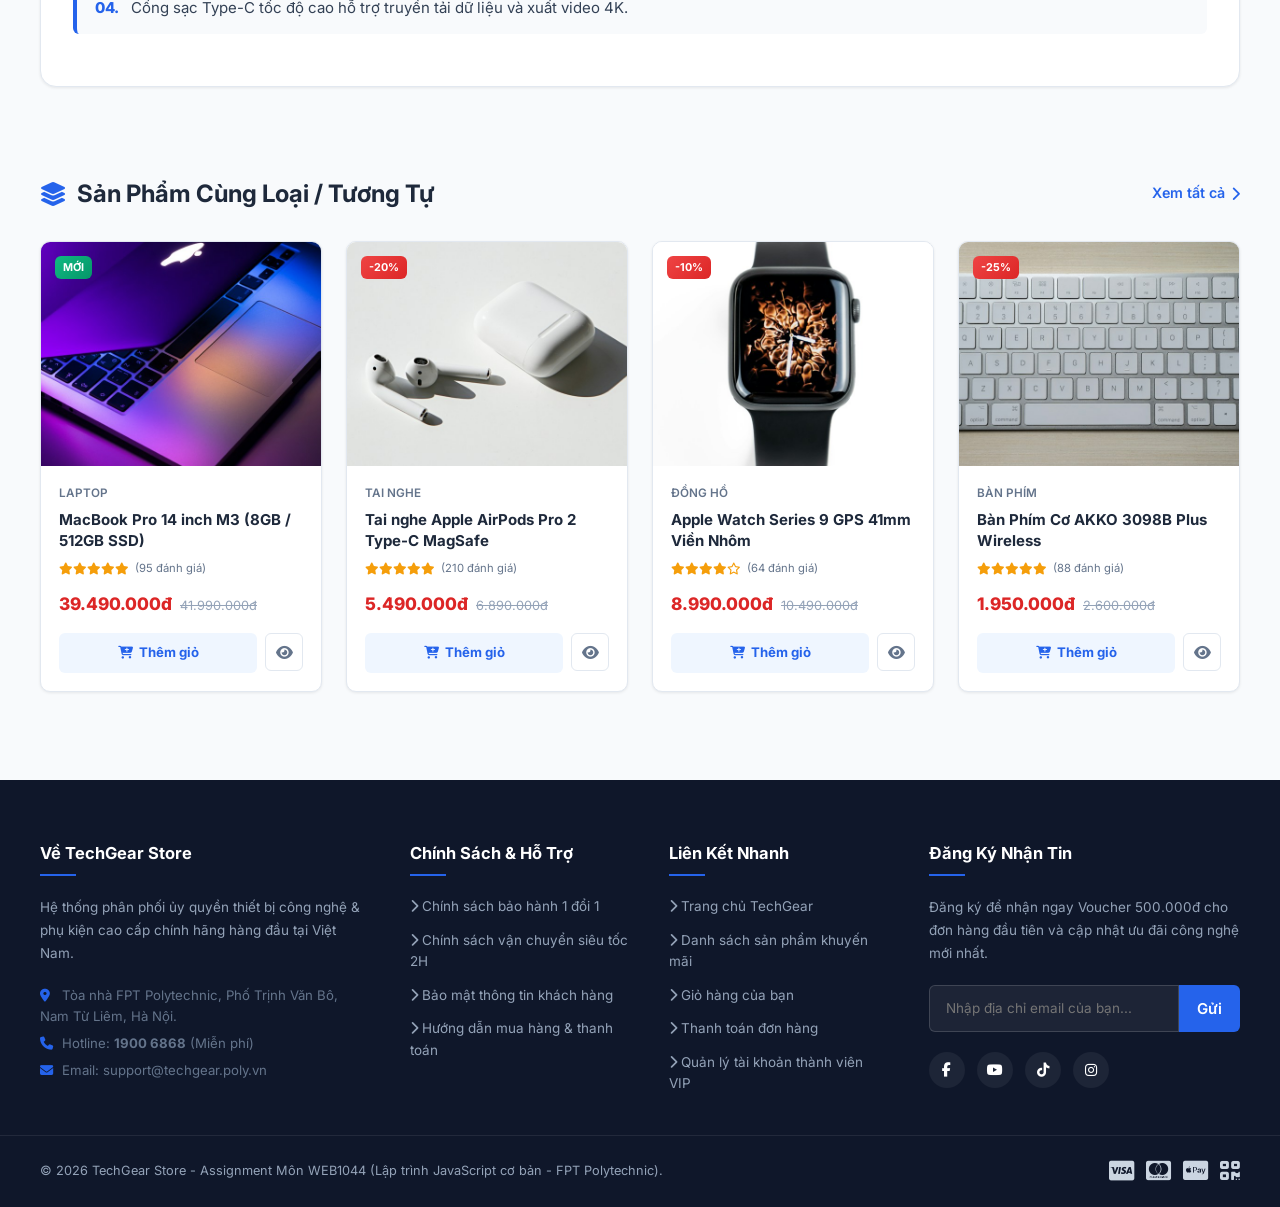
<file: detail.html>
<!DOCTYPE html>
<html lang="vi">
<head>
  <meta charset="UTF-8">
  <meta name="viewport" content="width=device-width, initial-scale=1.0">
  <title>Chi Tiết Sản Phẩm | TechGear Store</title>
  
  <!-- Google Fonts & Font Awesome 6 Icons -->
  <link rel="preconnect" href="https://fonts.googleapis.com">
  <link rel="preconnect" href="https://fonts.gstatic.com" crossorigin>
  <link href="https://fonts.googleapis.com/css2?family=Inter:wght@400;500;600;700;800&display=swap" rel="stylesheet">
  <link rel="stylesheet" href="https://cdnjs.cloudflare.com/ajax/libs/font-awesome/6.5.1/css/all.min.css">
  
  <!-- CSS Stylesheets -->
  <link rel="stylesheet" href="css/style.css">
  <link rel="stylesheet" href="css/components.css">
  <link rel="stylesheet" href="css/responsive.css">
</head>
<body>
  <!-- Skip Link cho người dùng bàn phím (WCAG 2.1 AA) -->
  <a href="#main-content" class="skip-link">Chuyển đến nội dung chính</a>

  <!-- HỆ THỐNG HEADER ĐỒNG NHẤT (DRY COMPONENT - js/components.js) -->
  <header id="siteHeader" data-active="detail"></header>

  <!-- BREADCRUMBS -->
  <div class="container">
    <div class="breadcrumb">
      <a href="index.html">Trang chủ</a>
      <i class="fa-solid fa-chevron-right"></i>
      <a href="products.html" id="detailBreadcrumbCat">Thiết Bị Công Nghệ</a>
      <i class="fa-solid fa-chevron-right"></i>
      <span id="detailBreadcrumbName">Chi tiết sản phẩm</span>
    </div>
  </div>

  <!-- MAIN PRODUCT DETAIL (LAB 5: SHOW NHIỀU SESSION DỮ LIỆU ĐA DẠNG) -->
  <main id="main-content" class="container">
    
    <!-- ========================================================
         SESSION 1: CHI TIẾT SẢN PHẨM CHÍNH & GALLERY ẢNH
         ======================================================== -->
    <div class="product-detail-layout" style="margin-bottom: 30px;">
      
      <!-- CỘT TRÁI: GALLERY ĐỔI ẢNH (gallery.js & products.js) -->
      <div class="detail-gallery">
        <div class="gallery-main">
          <img id="mainProductImg" src="images/products/iphone15.jpg" alt="Sản phẩm chính" class="gallery-main__img">
        </div>

        <!-- Dải ảnh thumbnails nhỏ đổi theo từng sản phẩm -->
        <div class="gallery-thumbnails" id="detailThumbnails">
          <div class="gallery-thumb active" title="Ảnh góc 1">
            <img src="images/products/iphone15.jpg" alt="Thumb 1">
          </div>
          <div class="gallery-thumb" title="Ảnh góc 2">
            <img src="images/products/detail-thumb1.jpg" alt="Thumb 2">
          </div>
          <div class="gallery-thumb" title="Ảnh góc 3">
            <img src="images/products/detail-thumb2.jpg" alt="Thumb 3">
          </div>
          <div class="gallery-thumb" title="Ảnh góc 4">
            <img src="images/products/detail-thumb3.jpg" alt="Thumb 4">
          </div>
        </div>
      </div>

      <!-- CỘT PHẢI: THÔNG TIN VÀ NÚT ĐẶT HÀNG (LAB 7 - localStorage) -->
      <div class="detail-info">
        <div class="detail-badge-row">
          <span class="product-card__badge" style="position: static;">Chính Hãng 100%</span>
          <span class="product-card__badge product-card__badge--new" style="position: static;">Bảo hành 12 tháng</span>
        </div>

        <!-- LAB 5 & LAB 7: KHỐI HIỂN THỊ DỮ LIỆU PHIÊN (SESSION SHOW DỮ LIỆU) -->
        <div id="detailSessionInfoBox" class="detail-session-box" style="margin-top: 10px; margin-bottom: 12px; background: #eff6ff; border: 1px solid #bfdbfe; border-radius: var(--radius-sm); padding: 8px 14px; font-size: 0.82rem; color: #1e40af; display: flex; align-items: center; gap: 8px; flex-wrap: wrap;">
          <i class="fa-solid fa-server" style="color: var(--primary-color);"></i>
          <span><strong>Dữ liệu phiên duyệt (sessionStorage):</strong> <span id="sessionDetailsText">Đang tải dữ liệu session...</span></span>
        </div>

        <h1 id="detailProductTitle" class="detail-title">Đang tải sản phẩm...</h1>

        <div class="detail-meta-row">
          <div class="rating-stars">
            <i class="fa-solid fa-star"></i><i class="fa-solid fa-star"></i><i class="fa-solid fa-star"></i><i class="fa-solid fa-star"></i><i class="fa-solid fa-star"></i>
            <span style="color: var(--text-muted); font-size: 0.85rem; margin-left: 4px;">(Đánh giá 5 sao)</span>
          </div>
          <div>Mã SP: <strong id="detailProductCode">TG-PROD-2026</strong></div>
          <div>Tình trạng: <span style="color: var(--success-color); font-weight: 700;">Còn hàng (Sẵn sàng giao)</span></div>
        </div>

        <!-- Khối giá -->
        <div class="detail-price-box">
          <span id="detailPriceCurrent" class="detail-price-current">0đ</span>
          <span id="detailPriceOld" class="detail-price-old"></span>
          <span id="detailDiscountTag" class="detail-discount-tag" style="display: none;"></span>
        </div>

        <!-- SESSION 2: KHỐI ƯU ĐÃI & KHUYẾN MÃI ĐẶC QUYỀN (products.js đổ dữ liệu) -->
        <div id="detailPromoBox" class="detail-promo-card">
          <!-- Tự động đổ dữ liệu ưu đãi từ JS -->
        </div>

        <!-- Tùy chọn cấu hình / màu sắc -->
        <div class="detail-option-group">
          <div class="detail-option-label">
            Chọn phiên bản / màu sắc: 
            <span id="sessionSelectedVariantText" style="font-weight: 500; color: var(--primary-color); font-size: 0.85rem; margin-left: 6px;"></span>
          </div>
          <div class="option-pills" id="detailVariantPills">
            <div class="option-pill active" data-variant="Bản Tiêu Chuẩn">Bản Tiêu Chuẩn</div>
            <div class="option-pill" data-variant="Bản Nâng Cấp (+1.000.000đ)">Bản Nâng Cấp (+1.000.000đ)</div>
            <div class="option-pill" data-variant="Bản Cao Cấp (+2.500.000đ)">Bản Cao Cấp (+2.500.000đ)</div>
          </div>
        </div>

        <!-- Bộ chọn số lượng (+/-) -->
        <div class="detail-option-group">
          <div class="detail-option-label">Số lượng mua:</div>
          <div class="qty-picker">
            <button type="button" class="qty-btn qty-minus" aria-label="Giảm"><i class="fa-solid fa-minus"></i></button>
            <input type="number" class="qty-input" value="1" min="1" max="99" aria-label="Số lượng mua">
            <button type="button" class="qty-btn qty-plus" aria-label="Tăng"><i class="fa-solid fa-plus"></i></button>
          </div>
        </div>

        <!-- Nút Đặt Mua & Thêm Giỏ Hàng (LAB 7: Gắn vào localStorage) -->
        <div class="detail-cta-row">
          <!-- LAB 6: Sự kiện click Thêm giỏ hàng -->
          <button type="button" id="btnDetailAddCart" class="btn btn-outline btn-add-cart" style="padding: 14px 24px;">
            <i class="fa-solid fa-cart-plus"></i> Thêm Vào Giỏ Hàng
          </button>
          <!-- LAB 6: Sự kiện click Mua ngay chuyển sang checkout.html -->
          <button type="button" id="btnDetailBuyNow" class="btn btn-primary" style="padding: 14px 24px;">
            <i class="fa-solid fa-bolt"></i> Mua Ngay (Thanh Toán)
          </button>
        </div>
      </div>
    </div>

    <!-- ========================================================
         SESSION 3: CÁC TAB NỘI DUNG ĐA DẠNG (LAB 5 TABS NAVIGATION)
         ======================================================== -->
    <div class="detail-tabs-wrapper">
      <div class="detail-tabs-nav" role="tablist" aria-label="Các thông tin chi tiết sản phẩm">
        <!-- LAB 6: Sự kiện click chuyển tab -->
        <button type="button" class="detail-tab-btn active" data-target="tabPaneDescription" role="tab" aria-selected="true">
          <i class="fa-solid fa-circle-info"></i> Đặc Điểm Nổi Bật
        </button>
        <button type="button" class="detail-tab-btn" data-target="tabPaneSpecs" role="tab" aria-selected="false">
          <i class="fa-solid fa-sliders"></i> Thông Số Kỹ Thuật
        </button>
        <button type="button" class="detail-tab-btn" data-target="tabPaneReviews" role="tab" aria-selected="false">
          <i class="fa-solid fa-star"></i> Đánh Giá & Nhận Xét
        </button>
        <button type="button" class="detail-tab-btn" data-target="tabPaneWarranty" role="tab" aria-selected="false">
          <i class="fa-solid fa-shield-halved"></i> Chính Sách Bảo Hành
        </button>
      </div>

      <!-- Tab 1: Đặc điểm nổi bật (products.js đổ dữ liệu) -->
      <div class="detail-tab-pane active" id="tabPaneDescription" role="tabpanel">
        <p>Đang tải mô tả đặc điểm nổi bật...</p>
      </div>

      <!-- Tab 2: Thông số kỹ thuật (products.js đổ bảng cấu hình) -->
      <div class="detail-tab-pane" id="tabPaneSpecs" role="tabpanel">
        <p>Đang tải thông số kỹ thuật...</p>
      </div>

      <!-- Tab 3: Đánh giá & Bình luận khách hàng tương tác (LAB 6 & LAB 7) -->
      <div class="detail-tab-pane" id="tabPaneReviews" role="tabpanel">
        <p>Đang tải đánh giá khách hàng...</p>
      </div>

      <!-- Tab 4: Chính sách bảo hành & Đổi trả -->
      <div class="detail-tab-pane" id="tabPaneWarranty" role="tabpanel">
        <h3 style="font-size: 1.25rem; font-weight: 700; margin-bottom: 16px; color: var(--text-main);">
          <i class="fa-solid fa-shield-halved" style="color: var(--success-color);"></i> Cam Kết Bảo Hành & Dịch Vụ Hậu Mãi
        </h3>
        <div style="display: grid; grid-template-columns: repeat(auto-fit, minmax(240px, 1fr)); gap: 20px; margin-bottom: 24px;">
          <div style="background: #f8fafc; border: 1px solid var(--border-color); border-radius: var(--radius-md); padding: 20px;">
            <div style="font-size: 1.6rem; color: var(--primary-color); margin-bottom: 10px;">
              <i class="fa-solid fa-arrow-rotate-left"></i>
            </div>
            <h4 style="font-weight: 700; font-size: 1rem; margin-bottom: 6px;">Lỗi 1 Đổi 1 Trong 30 Ngày</h4>
            <p style="font-size: 0.88rem; color: var(--text-muted); line-height: 1.5;">Nếu sản phẩm phát sinh lỗi phần cứng từ nhà sản xuất, quý khách được đổi máy mới 100% ngay lập tức.</p>
          </div>

          <div style="background: #f8fafc; border: 1px solid var(--border-color); border-radius: var(--radius-md); padding: 20px;">
            <div style="font-size: 1.6rem; color: var(--success-color); margin-bottom: 10px;">
              <i class="fa-solid fa-award"></i>
            </div>
            <h4 style="font-weight: 700; font-size: 1rem; margin-bottom: 6px;">Bảo Hành 12 Tháng Chính Hãng</h4>
            <p style="font-size: 0.88rem; color: var(--text-muted); line-height: 1.5;">Bảo hành toàn diện tại tất cả trung tâm bảo hành ủy quyền của hãng trên cả nước hoặc tại Showroom TechGear.</p>
          </div>

          <div style="background: #f8fafc; border: 1px solid var(--border-color); border-radius: var(--radius-md); padding: 20px;">
            <div style="font-size: 1.6rem; color: #f59e0b; margin-bottom: 10px;">
              <i class="fa-solid fa-screwdriver-wrench"></i>
            </div>
            <h4 style="font-weight: 700; font-size: 1rem; margin-bottom: 6px;">Hỗ Trợ Kỹ Thuật Trọn Đời</h4>
            <p style="font-size: 0.88rem; color: var(--text-muted); line-height: 1.5;">Hỗ trợ cài đặt phần mềm, vệ sinh máy định kỳ và tư vấn kỹ thuật hoàn toàn miễn phí trọn đời sử dụng.</p>
          </div>
        </div>
      </div>
    </div>

    <!-- ========================================================
         SESSION 4: SẢN PHẨM CÙNG LOẠI / TƯƠNG TỰ (LAB 5)
         ======================================================== -->
    <section class="section" style="margin-bottom: 40px;">
      <div class="section-header">
        <h2 class="section-title">
          <i class="fa-solid fa-layer-group" aria-hidden="true"></i> Sản Phẩm Cùng Loại / Tương Tự
        </h2>
        <a href="products.html" class="section-link">Xem tất cả <i class="fa-solid fa-chevron-right" aria-hidden="true"></i></a>
      </div>
      <div class="product-grid" id="relatedProductsGrid"></div>
    </section>

    <!-- ========================================================
         SESSION 5: SẢN PHẨM ĐÃ XEM GẦN ĐÂY (LAB 7 - localStorage)
         ======================================================== -->
    <section class="section" id="recentlyViewedSection" style="margin-bottom: 60px;">
      <div class="section-header">
        <h2 class="section-title">
          <i class="fa-solid fa-clock-rotate-left" aria-hidden="true"></i> Sản Phẩm Bạn Đã Xem Gần Đây
        </h2>
      </div>
      <div class="product-grid" id="recentlyViewedGrid"></div>
    </section>

  </main>

  <!-- FOOTER ĐỒNG NHẤT (DRY COMPONENT - js/components.js) -->
  <footer id="siteFooter" class="site-footer"></footer>

  <!-- Scripts: Tuân thủ thứ tự nạp module -->
  <script src="js/storage.js"></script>
  <script src="js/products.js"></script>
  <script src="js/cart.js"></script>
  <script src="js/components.js"></script>
  <script src="js/gallery.js"></script>
  <script src="js/main.js"></script>
</body>
</html>
</file>
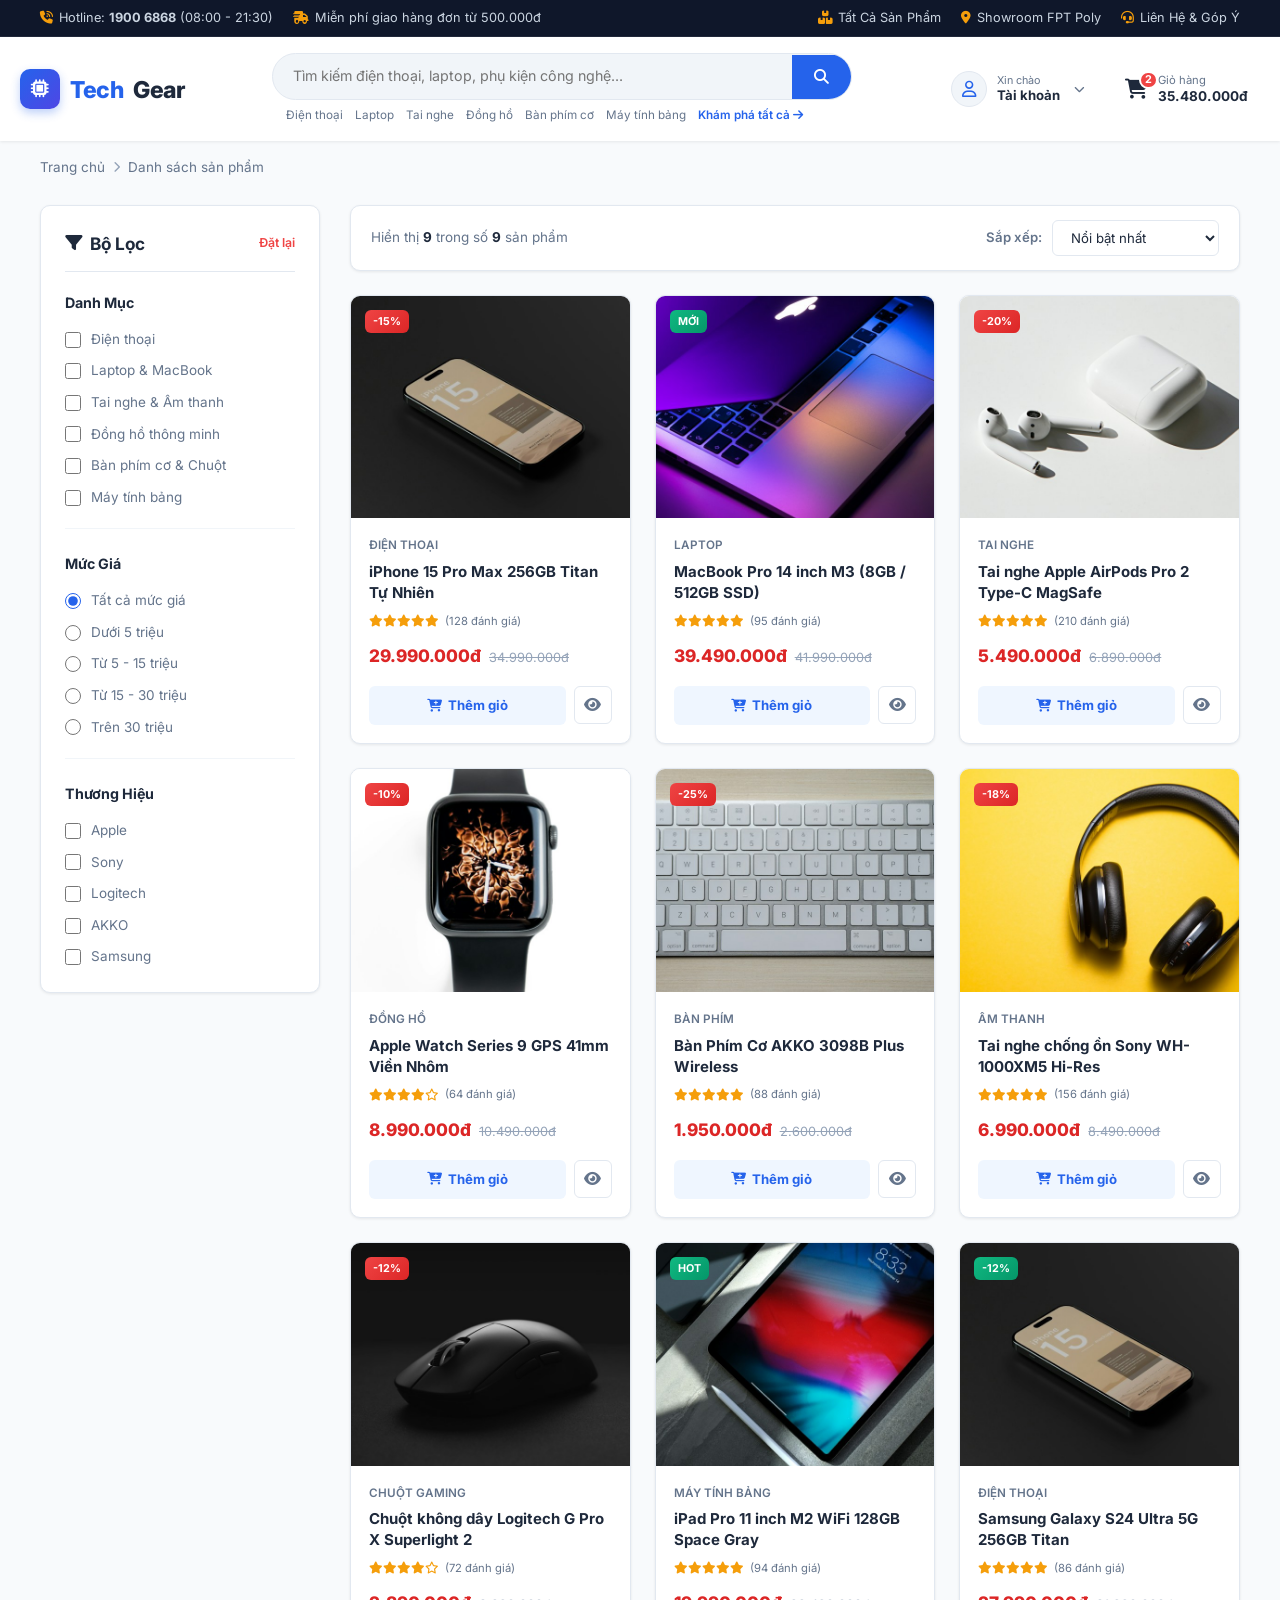
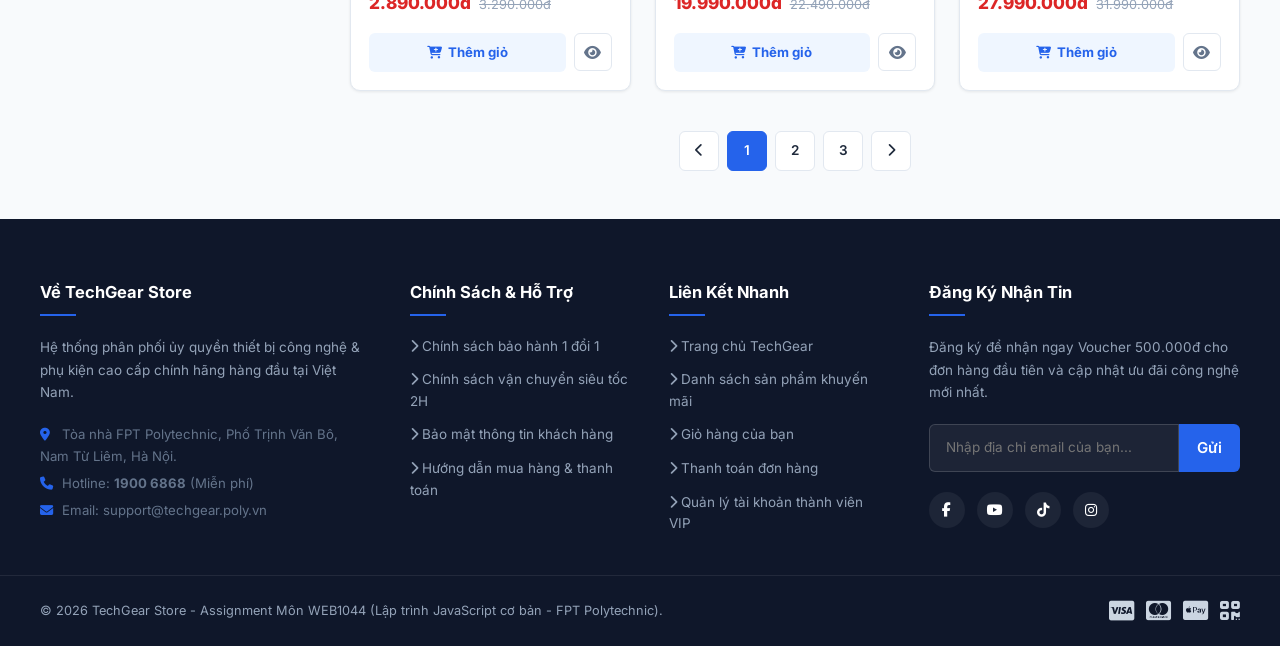
<file: products.html>
<!DOCTYPE html>
<html lang="vi">
<head>
  <meta charset="UTF-8">
  <meta name="viewport" content="width=device-width, initial-scale=1.0">
  <title>Danh Sách Sản Phẩm - TechGear Store</title>
  
  <!-- Google Fonts & Font Awesome 6 Icons -->
  <link rel="preconnect" href="https://fonts.googleapis.com">
  <link rel="preconnect" href="https://fonts.gstatic.com" crossorigin>
  <link href="https://fonts.googleapis.com/css2?family=Inter:wght@400;500;600;700;800&display=swap" rel="stylesheet">
  <link rel="stylesheet" href="https://cdnjs.cloudflare.com/ajax/libs/font-awesome/6.5.1/css/all.min.css">
  
  <!-- CSS Stylesheets -->
  <link rel="stylesheet" href="css/style.css">
  <link rel="stylesheet" href="css/components.css">
  <link rel="stylesheet" href="css/responsive.css">
</head>
<body>
  <!-- Skip Link cho người dùng bàn phím (WCAG 2.1 AA) -->
  <a href="#main-content" class="skip-link">Chuyển đến nội dung chính</a>

  <!-- HỆ THỐNG HEADER ĐỒNG NHẤT (DRY COMPONENT - js/components.js) -->
  <header id="siteHeader" data-active="products"></header>

  <!-- BREADCRUMBS -->
  <div class="container">
    <div class="breadcrumb">
      <a href="index.html">Trang chủ</a>
      <i class="fa-solid fa-chevron-right"></i>
      <a href="products.html" id="shopBreadcrumbBase">Danh sách sản phẩm</a>
      <span id="shopBreadcrumbFilter" style="display: none;">
        <i class="fa-solid fa-chevron-right" style="margin: 0 8px;"></i>
        <span id="shopBreadcrumbCurrent" style="color: var(--primary-color); font-weight: 600;"></span>
      </span>
    </div>
  </div>

  <!-- SHOP MAIN CONTENT -->
  <main id="main-content" class="section" style="padding-top: 10px;">
    <div class="container">
      <div class="shop-layout">
        
        <!-- SIDEBAR BỘ LỌC (LAB 6: Sự kiện Change lọc danh mục, giá, thương hiệu) -->
        <aside class="filter-sidebar" aria-label="Bộ lọc sản phẩm">
          <div class="filter-sidebar__header">
            <h3 class="filter-sidebar__title">
              <i class="fa-solid fa-filter" aria-hidden="true"></i> Bộ Lọc
            </h3>
            <button type="button" id="filterResetBtn" class="filter-reset-btn" title="Đặt lại tất cả bộ lọc">
              Đặt lại
            </button>
          </div>

          <!-- Lọc Danh mục -->
          <div class="filter-group">
            <h4 class="filter-title">Danh Mục</h4>
            <div class="filter-list">
              <label class="filter-item">
                <input type="checkbox" name="category" value="dienthoai"> Điện thoại
              </label>
              <label class="filter-item">
                <input type="checkbox" name="category" value="laptop"> Laptop & MacBook
              </label>
              <label class="filter-item">
                <input type="checkbox" name="category" value="tainghe"> Tai nghe & Âm thanh
              </label>
              <label class="filter-item">
                <input type="checkbox" name="category" value="dongho"> Đồng hồ thông minh
              </label>
              <label class="filter-item">
                <input type="checkbox" name="category" value="banphim"> Bàn phím cơ & Chuột
              </label>
              <label class="filter-item">
                <input type="checkbox" name="category" value="maytinhbang"> Máy tính bảng
              </label>
            </div>
          </div>

          <!-- Lọc Mức giá -->
          <div class="filter-group">
            <h4 class="filter-title">Mức Giá</h4>
            <div class="filter-list">
              <label class="filter-item">
                <input type="radio" name="price_range" value="all" checked> Tất cả mức giá
              </label>
              <label class="filter-item">
                <input type="radio" name="price_range" value="under_5m"> Dưới 5 triệu
              </label>
              <label class="filter-item">
                <input type="radio" name="price_range" value="5m_15m"> Từ 5 - 15 triệu
              </label>
              <label class="filter-item">
                <input type="radio" name="price_range" value="15m_30m"> Từ 15 - 30 triệu
              </label>
              <label class="filter-item">
                <input type="radio" name="price_range" value="over_30m"> Trên 30 triệu
              </label>
            </div>
          </div>

          <!-- Lọc Thương hiệu -->
          <div class="filter-group">
            <h4 class="filter-title">Thương Hiệu</h4>
            <div class="filter-list">
              <label class="filter-item">
                <input type="checkbox" name="brand" value="Apple"> Apple
              </label>
              <label class="filter-item">
                <input type="checkbox" name="brand" value="Sony"> Sony
              </label>
              <label class="filter-item">
                <input type="checkbox" name="brand" value="Logitech"> Logitech
              </label>
              <label class="filter-item">
                <input type="checkbox" name="brand" value="AKKO"> AKKO
              </label>
              <label class="filter-item">
                <input type="checkbox" name="brand" value="Samsung"> Samsung
              </label>
            </div>
          </div>
        </aside>

        <!-- KHU VỰC HIỂN THỊ SẢN PHẨM -->
        <section class="shop-content">
          <!-- Toolbar sắp xếp -->
          <div class="shop-toolbar">
            <div class="shop-toolbar__count" id="shopToolbarCount">
              Đang tải danh sách sản phẩm...
            </div>
            <div style="display: flex; align-items: center; gap: 10px;">
              <label for="sortSelect" style="font-size: 0.88rem; color: var(--text-muted); font-weight: 600;">Sắp xếp:</label>
              <select id="sortSelect" class="shop-sort-select">
                <option value="featured">Nổi bật nhất</option>
                <option value="price_asc">Giá: Thấp đến Cao</option>
                <option value="price_desc">Giá: Cao đến Thấp</option>
                <option value="rating">Đánh giá tốt nhất</option>
              </select>
            </div>
          </div>

          <!-- Grid Sản phẩm đổ tự động từ mảng JavaScript thuần -->
          <div id="danhSachSanPhamShop" class="product-grid" style="grid-template-columns: repeat(3, 1fr);"></div>

          <!-- Phân trang (Pagination) -->
          <div class="pagination">
            <button class="page-btn"><i class="fa-solid fa-chevron-left"></i></button>
            <button class="page-btn active">1</button>
            <button class="page-btn">2</button>
            <button class="page-btn">3</button>
            <button class="page-btn"><i class="fa-solid fa-chevron-right"></i></button>
          </div>
        </section>
      </div>
    </div>
  </main>

  <!-- FOOTER ĐỒNG NHẤT (DRY COMPONENT - js/components.js) -->
  <footer id="siteFooter" class="site-footer"></footer>

  <script src="js/storage.js"></script>
  <script src="js/products.js"></script>
  <script src="js/cart.js"></script>
  <script src="js/components.js"></script>
  <script src="js/main.js"></script>
</body>
</html>
</file>
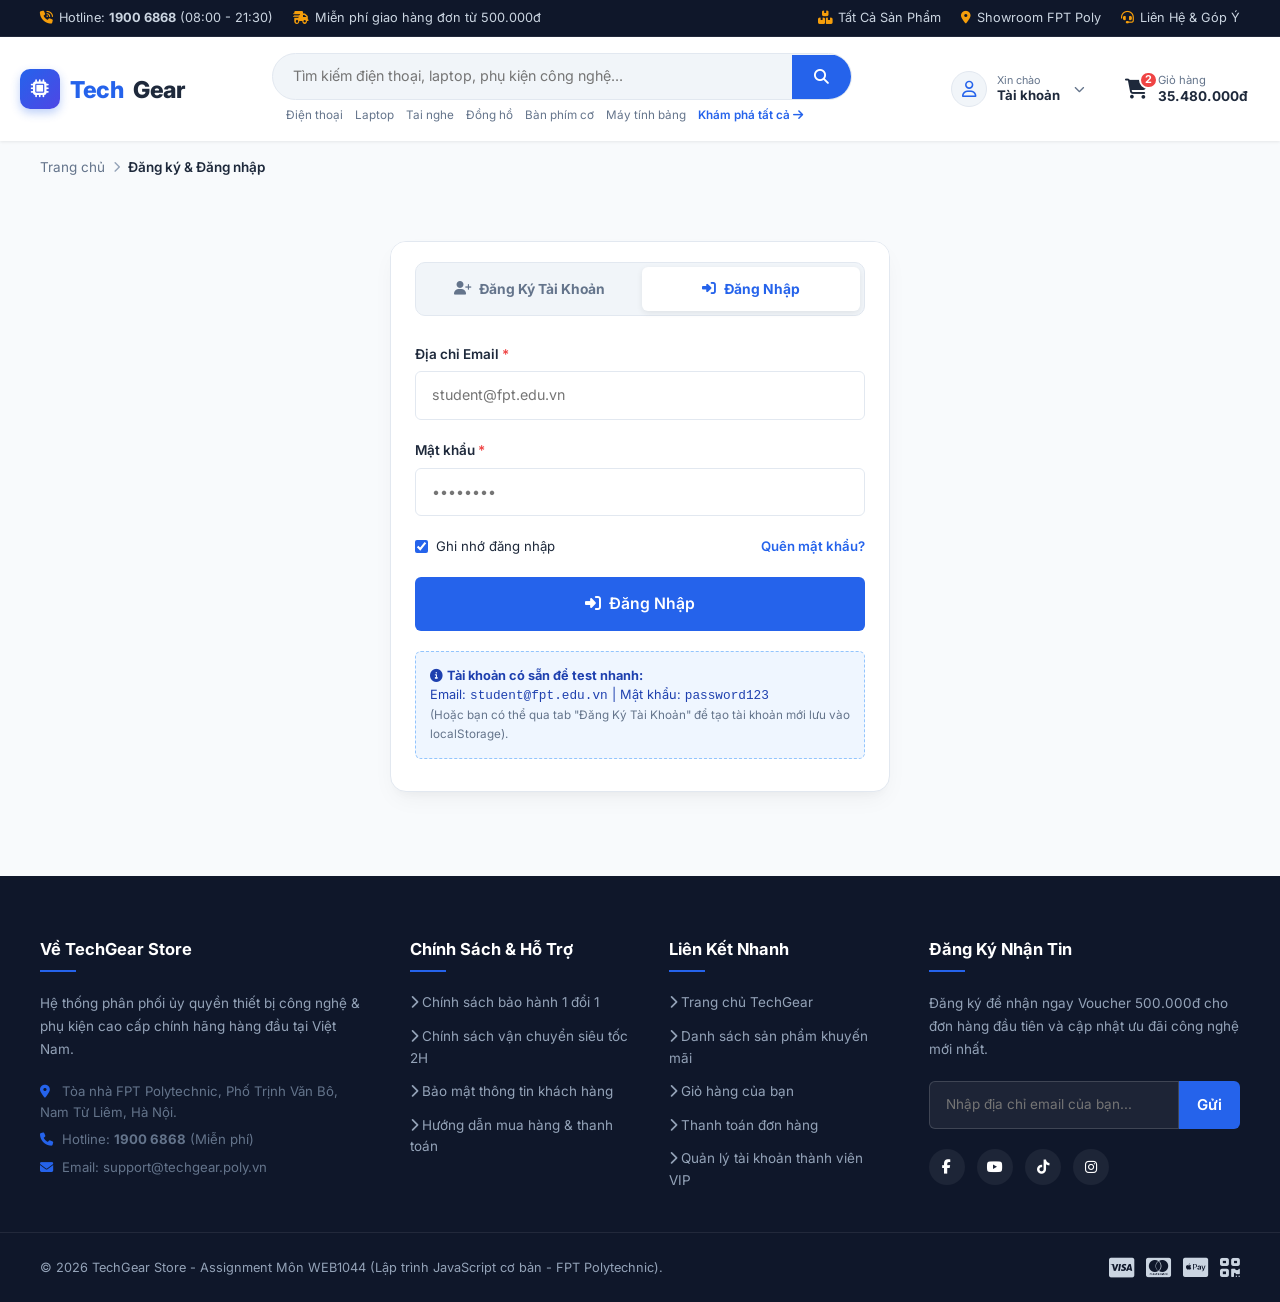
<file: register.html>
<!DOCTYPE html>
<html lang="vi">
<head>
  <meta charset="UTF-8">
  <meta name="viewport" content="width=device-width, initial-scale=1.0">
  <title>Tài Khoản - Đăng Ký & Đăng Nhập | TechGear Store</title>
  
  <!-- Google Fonts & Font Awesome 6 Icons -->
  <link rel="preconnect" href="https://fonts.googleapis.com">
  <link rel="preconnect" href="https://fonts.gstatic.com" crossorigin>
  <link href="https://fonts.googleapis.com/css2?family=Inter:wght@400;500;600;700;800&display=swap" rel="stylesheet">
  <link rel="stylesheet" href="https://cdnjs.cloudflare.com/ajax/libs/font-awesome/6.5.1/css/all.min.css">
  
  <!-- CSS Stylesheets -->
  <link rel="stylesheet" href="css/style.css">
  <link rel="stylesheet" href="css/components.css">
  <link rel="stylesheet" href="css/responsive.css">
</head>
<body>
  <!-- Skip Link cho người dùng bàn phím (WCAG 2.1 AA) -->
  <a href="#main-content" class="skip-link">Chuyển đến nội dung chính</a>

  <!-- HỆ THỐNG HEADER ĐỒNG NHẤT (DRY COMPONENT - js/components.js) -->
  <header id="siteHeader" data-active="auth"></header>

  <!-- BREADCRUMBS -->
  <div class="container">
    <div class="breadcrumb">
      <a href="index.html">Trang chủ</a>
      <i class="fa-solid fa-chevron-right"></i>
      <span id="authBreadcrumbTitle">Đăng ký & Đăng nhập</span>
    </div>
  </div>

  <!-- MAIN AUTH CONTENT -->
  <main id="main-content" class="container section" style="padding-top: 10px;">
    
    <!-- 1. GIAO DIỆN HỒ SƠ TÀI KHOẢN (Tự động hiển thị khi ĐÃ ĐĂNG NHẬP) -->
    <div id="userProfileDashboard" class="user-dashboard-card" style="display: none;">
      <!-- Nội dung được render tự động bằng JavaScript trong validation.js -->
    </div>

    <!-- 2. GIAO DIỆN FORM ĐĂNG KÝ / ĐĂNG NHẬP (Chỉ hiển thị khi CHƯA ĐĂNG NHẬP) -->
    <div id="authWrapperBox" class="auth-wrapper">
      
      <!-- CÁC TAB CHUYỂN ĐỔI DẠNG SEGMENTED PILL HIỆN ĐẠI -->
      <div class="auth-tabs-container">
        <div class="auth-tabs" role="tablist">
          <div class="auth-tab" data-target="registerTabContent" role="tab" aria-selected="false">
            <i class="fa-solid fa-user-plus"></i> Đăng Ký Tài Khoản
          </div>
          <div class="auth-tab active" data-target="loginTabContent" role="tab" aria-selected="true">
            <i class="fa-solid fa-right-to-bracket"></i> Đăng Nhập
          </div>
        </div>
      </div>

      <div class="auth-body">
        
        <!-- 1. TAB NỘI DUNG ĐĂNG KÝ -->
        <div id="registerTabContent" class="auth-tab-content" style="display: none;">
          <form id="registerForm" novalidate>
            <!-- Họ và tên -->
            <div class="form-group">
              <label for="regFullname" class="form-label">
                Họ và tên của bạn <span class="required">*</span>
              </label>
              <input type="text" id="regFullname" class="form-input" placeholder="Ví dụ: Nguyễn Văn Hoàng">
              <div class="error-message"></div>
            </div>

            <!-- Email -->
            <div class="form-group">
              <label for="regEmail" class="form-label">
                Địa chỉ Email <span class="required">*</span>
              </label>
              <input type="email" id="regEmail" class="form-input" placeholder="example@email.com">
              <div class="error-message"></div>
            </div>

            <!-- Số điện thoại -->
            <div class="form-group">
              <label for="regPhone" class="form-label">
                Số điện thoại (10 số) <span class="required">*</span>
              </label>
              <input type="tel" id="regPhone" class="form-input" placeholder="0988xxxxxx">
              <div class="error-message"></div>
            </div>

            <!-- Mật khẩu -->
            <div class="form-group">
              <label for="regPassword" class="form-label">
                Mật khẩu (Tối thiểu 6 ký tự) <span class="required">*</span>
              </label>
              <input type="password" id="regPassword" class="form-input" placeholder="••••••••">
              <div class="error-message"></div>
            </div>

            <!-- Xác nhận mật khẩu -->
            <div class="form-group">
              <label for="regConfirmPassword" class="form-label">
                Xác nhận lại mật khẩu <span class="required">*</span>
              </label>
              <input type="password" id="regConfirmPassword" class="form-input" placeholder="••••••••">
              <div class="error-message"></div>
            </div>

            <!-- Đồng ý điều khoản -->
            <div class="form-group">
              <label class="form-checkbox-label">
                <input type="checkbox" id="regTerms">
                <span>Tôi đồng ý với các <a href="#" style="color: var(--primary-color); font-weight: 600;">Điều khoản sử dụng</a> và <a href="#" style="color: var(--primary-color); font-weight: 600;">Chính sách bảo mật</a> của TechGear Store.</span>
              </label>
              <div class="error-message"></div>
            </div>

            <!-- Nút Đăng Ký -->
            <button type="submit" class="btn btn-primary btn-block btn-lg" style="margin-top: 10px;">
              <i class="fa-solid fa-user-check"></i> Đăng Ký Tài Khoản Ngay
            </button>
          </form>
        </div>

        <!-- 2. TAB NỘI DUNG ĐĂNG NHẬP -->
        <div id="loginTabContent" class="auth-tab-content">
          <form id="loginForm" novalidate>
            <!-- Email Đăng Nhập -->
            <div class="form-group">
              <label for="loginEmail" class="form-label">
                Địa chỉ Email <span class="required">*</span>
              </label>
              <input type="email" id="loginEmail" class="form-input" placeholder="student@fpt.edu.vn">
              <div class="error-message"></div>
            </div>

            <!-- Mật Khẩu -->
            <div class="form-group">
              <label for="loginPassword" class="form-label">
                Mật khẩu <span class="required">*</span>
              </label>
              <input type="password" id="loginPassword" class="form-input" placeholder="••••••••">
              <div class="error-message"></div>
            </div>

            <div style="display: flex; justify-content: space-between; align-items: center; margin-bottom: 20px; font-size: 0.88rem;">
              <label style="display: flex; align-items: center; gap: 8px; cursor: pointer;">
                <input type="checkbox" checked style="accent-color: var(--primary-color);"> Ghi nhớ đăng nhập
              </label>
              <a href="#" style="color: var(--primary-color); font-weight: 600;" onclick="event.preventDefault(); window.showToast('Quên mật khẩu', 'Vui lòng liên hệ tổng đài 1900 6868 để lấy lại mật khẩu!', 'info');">
                Quên mật khẩu?
              </a>
            </div>

            <!-- Nút Đăng Nhập -->
            <button type="submit" class="btn btn-primary btn-block btn-lg">
              <i class="fa-solid fa-right-to-bracket"></i> Đăng Nhập
            </button>

            <!-- Gợi ý tài khoản mẫu phục vụ chấm bài -->
            <div style="margin-top: 20px; padding: 14px; background: #eff6ff; border-radius: var(--radius-sm); border: 1px dashed #93c5fd; font-size: 0.85rem; color: #1e40af; line-height: 1.5;">
              <i class="fa-solid fa-circle-info"></i> <strong>Tài khoản có sẵn để test nhanh:</strong><br>
              Email: <code>student@fpt.edu.vn</code> | Mật khẩu: <code>password123</code><br>
              <span style="font-size: 0.78rem; color: #64748b;">(Hoặc bạn có thể qua tab "Đăng Ký Tài Khoản" để tạo tài khoản mới lưu vào localStorage).</span>
            </div>
          </form>
        </div>

      </div>
    </div>
  </main>

  <!-- FOOTER ĐỒNG NHẤT (DRY COMPONENT - js/components.js) -->
  <footer id="siteFooter" class="site-footer"></footer>

  <script src="js/storage.js"></script>
  <script src="js/products.js"></script>
  <script src="js/cart.js"></script>
  <script src="js/components.js"></script>
  <script src="js/validation.js"></script>
  <script src="js/main.js"></script>
</body>
</html>
</file>
<file: css/style.css>
/* ==========================================================================
   TechGear Store - Main Stylesheet (css/style.css)
   Assignment WEB1044 - Lập trình JavaScript cơ bản - FPT Polytechnic
   ========================================================================== */

/* --------------------------------------------------------------------------
   1. CSS VARIABLES (HỆ THỐNG MÀU SẮC & THÔNG SỐ TOÀN CỤC)
   -------------------------------------------------------------------------- */
:root {
  /* Bảng màu chủ đạo */
  --primary-color: #2563eb;       /* Xanh công nghệ Royal Blue */
  --primary-hover: #1d4ed8;       /* Xanh đậm khi hover */
  --primary-light: #eff6ff;       /* Nền xanh nhạt cho badge, highlight */
  --accent-color: #f59e0b;        /* Màu cam/vàng tạo điểm nhấn, sao đánh giá */
  --accent-hover: #d97706;

  /* Màu trạng thái */
  --success-color: #10b981;
  --danger-color: #ef4444;
  --warning-color: #f59e0b;
  --info-color: #06b6d4;

  /* Màu chữ & Nền */
  --text-main: #1e293b;           /* Chữ chính đậm rõ nét */
  --text-muted: #64748b;          /* Chữ phụ, mô tả xám */
  --text-light: #94a3b8;
  --bg-body: #f8fafc;             /* Nền website sáng dịu mắt */
  --bg-card: #ffffff;             /* Nền các thẻ sản phẩm, form */
  --border-color: #e2e8f0;        /* Viền kẻ ngăn cách */
  --border-focus: #3b82f6;

  /* Font chữ & Kích thước */
  --font-family: 'Inter', -apple-system, BlinkMacSystemFont, 'Segoe UI', Roboto, Helvetica, Arial, sans-serif;
  --font-size-base: 15px;
  --line-height-base: 1.6;

  /* Bo góc & Đổ bóng */
  --radius-sm: 6px;
  --radius-md: 10px;
  --radius-lg: 16px;
  --radius-full: 9999px;

  --shadow-sm: 0 1px 3px rgba(0, 0, 0, 0.08);
  --shadow-md: 0 4px 6px -1px rgba(0, 0, 0, 0.08), 0 2px 4px -2px rgba(0, 0, 0, 0.05);
  --shadow-lg: 0 10px 15px -3px rgba(0, 0, 0, 0.08), 0 4px 6px -4px rgba(0, 0, 0, 0.04);
  --shadow-hover: 0 12px 20px -3px rgba(37, 99, 235, 0.15);

  /* Transition mượt mà */
  --transition-fast: 0.2s ease;
  --transition-normal: 0.3s ease;
}

/* --------------------------------------------------------------------------
   2. CSS RESET & CƠ BẢN
   -------------------------------------------------------------------------- */
*, *::before, *::after {
  box-sizing: border-box;
  margin: 0;
  padding: 0;
}

html {
  scroll-behavior: smooth;
  font-size: var(--font-size-base);
}

body {
  font-family: var(--font-family);
  background-color: var(--bg-body);
  color: var(--text-main);
  line-height: var(--line-height-base);
  min-height: 100vh;
  display: flex;
  flex-direction: column;
  -webkit-font-smoothing: antialiased;
}

main {
  flex: 1;
}

a {
  color: inherit;
  text-decoration: none;
  transition: color var(--transition-fast);
}

ul, ol {
  list-style: none;
}

img {
  max-width: 100%;
  height: auto;
  display: block;
}

button, input, select, textarea {
  font: inherit;
  outline: none;
}

button {
  cursor: pointer;
  border: none;
  background: none;
}

/* --------------------------------------------------------------------------
   ACCESSIBILITY (WCAG 2.1 AA) & FOCUS STATES
   -------------------------------------------------------------------------- */
.skip-link {
  position: absolute;
  top: -100px;
  left: 20px;
  background-color: var(--primary-color);
  color: #ffffff;
  padding: 10px 18px;
  border-radius: var(--radius-sm);
  font-weight: 700;
  font-size: 0.9rem;
  z-index: 99999;
  transition: top 0.2s ease;
  box-shadow: var(--shadow-lg);
}

.skip-link:focus {
  top: 16px;
  outline: 3px solid #ffffff;
  outline-offset: 2px;
}

:focus-visible {
  outline: 2px solid var(--primary-color);
  outline-offset: 3px;
}

a:focus-visible,
button:focus-visible,
input:focus-visible,
select:focus-visible,
textarea:focus-visible {
  outline: 2px solid var(--primary-color);
  outline-offset: 2px;
}

/* --------------------------------------------------------------------------
   EMPTY STATE COMPONENT
   -------------------------------------------------------------------------- */
.empty-state {
  text-align: center;
  padding: 48px 24px;
  background-color: var(--bg-card);
  border-radius: var(--radius-md);
  border: 1px dashed var(--border-color);
  margin: 20px 0;
}

.empty-state__icon {
  width: 72px;
  height: 72px;
  border-radius: var(--radius-full);
  background-color: var(--primary-light);
  color: var(--primary-color);
  font-size: 1.8rem;
  display: flex;
  align-items: center;
  justify-content: center;
  margin: 0 auto 16px;
}

.empty-state__title {
  font-size: 1.2rem;
  font-weight: 700;
  color: var(--text-main);
  margin-bottom: 8px;
}

.empty-state__desc {
  font-size: 0.9rem;
  color: var(--text-muted);
  max-width: 440px;
  margin: 0 auto 20px;
  line-height: 1.5;
}

/* --------------------------------------------------------------------------
   3. LAYOUT CONTAINER & UTILITY CLASSES
   -------------------------------------------------------------------------- */
.container {
  width: 100%;
  max-width: 1240px;
  margin: 0 auto;
  padding: 0 20px;
}

.section {
  padding: 48px 0;
}

.section--gray {
  background-color: #f1f5f9;
}

.section-header {
  display: flex;
  justify-content: space-between;
  align-items: center;
  margin-bottom: 28px;
}

.section-title {
  font-size: 1.6rem;
  font-weight: 700;
  color: var(--text-main);
  position: relative;
  display: flex;
  align-items: center;
  gap: 10px;
}

.section-title i {
  color: var(--primary-color);
}

.section-link {
  font-size: 0.95rem;
  font-weight: 600;
  color: var(--primary-color);
  display: inline-flex;
  align-items: center;
  gap: 6px;
  transition: transform var(--transition-fast);
}

.section-link:hover {
  transform: translateX(4px);
  color: var(--primary-hover);
}

/* Nút bấm (Buttons) */
.btn {
  display: inline-flex;
  align-items: center;
  justify-content: center;
  gap: 8px;
  padding: 10px 20px;
  border-radius: var(--radius-sm);
  font-size: 0.95rem;
  font-weight: 600;
  transition: all var(--transition-fast);
  white-space: nowrap;
}

.btn-primary {
  background-color: var(--primary-color);
  color: #ffffff;
}

.btn-primary:hover {
  background-color: var(--primary-hover);
  box-shadow: 0 4px 12px rgba(37, 99, 235, 0.35);
}

.btn-outline {
  border: 1.5px solid var(--border-color);
  background-color: #ffffff;
  color: var(--text-main);
}

.btn-outline:hover {
  border-color: var(--primary-color);
  color: var(--primary-color);
}

.btn-accent {
  background-color: var(--accent-color);
  color: #ffffff;
}

.btn-accent:hover {
  background-color: var(--accent-hover);
}

.btn-sm {
  padding: 6px 14px;
  font-size: 0.85rem;
}

.btn-lg {
  padding: 14px 28px;
  font-size: 1.05rem;
}

.btn-block {
  width: 100%;
}

/* --------------------------------------------------------------------------
   4. TOP BAR (THANH THÔNG BÁO TRÊN CÙNG)
   -------------------------------------------------------------------------- */
.top-bar {
  background-color: #0f172a;
  color: #cbd5e1;
  font-size: 0.85rem;
  padding: 8px 0;
  border-bottom: 1px solid rgba(255, 255, 255, 0.08);
}

.top-bar__inner {
  display: flex;
  justify-content: space-between;
  align-items: center;
}

.top-bar__left, .top-bar__right {
  display: flex;
  align-items: center;
  gap: 20px;
}

.top-bar__item {
  display: flex;
  align-items: center;
  gap: 6px;
}

.top-bar__item i {
  color: var(--accent-color);
}

/* --------------------------------------------------------------------------
   5. SITE HEADER & SEARCH
   -------------------------------------------------------------------------- */
#siteHeader {
  display: contents;
}

.site-header {
  background-color: #ffffff;
  box-shadow: var(--shadow-sm);
  position: sticky;
  top: 0;
  z-index: 100;
  transition: all var(--transition-normal);
}

.header-main {
  padding: 16px 0;
}

.header-main__inner {
  display: flex;
  align-items: center;
  justify-content: space-between;
  gap: 30px;
}

/* Logo */
.site-logo {
  display: flex;
  align-items: center;
  gap: 10px;
  font-size: 1.55rem;
  font-weight: 800;
  color: var(--text-main);
  letter-spacing: -0.5px;
}

.site-logo__icon {
  width: 40px;
  height: 40px;
  background: linear-gradient(135deg, var(--primary-color), #4f46e5);
  color: #ffffff;
  border-radius: var(--radius-md);
  display: flex;
  align-items: center;
  justify-content: center;
  font-size: 1.2rem;
  box-shadow: 0 4px 10px rgba(37, 99, 235, 0.3);
}

.site-logo span {
  color: var(--primary-color);
}

/* Ô tìm kiếm */
.header-search {
  flex: 1;
  max-width: 580px;
  position: relative;
}

.header-search__form {
  display: flex;
  align-items: center;
  background-color: #f1f5f9;
  border: 1.5px solid var(--border-color);
  border-radius: var(--radius-full);
  overflow: hidden;
  transition: all var(--transition-fast);
}

.header-search__form:focus-within {
  border-color: var(--primary-color);
  background-color: #ffffff;
  box-shadow: 0 0 0 3px rgba(37, 99, 235, 0.15);
}

.header-search__input {
  flex: 1;
  border: none;
  background: transparent;
  padding: 11px 20px;
  font-size: 0.95rem;
  color: var(--text-main);
}

.header-search__btn {
  background-color: var(--primary-color);
  color: #ffffff;
  padding: 0 22px;
  height: 44px;
  display: flex;
  align-items: center;
  justify-content: center;
  font-size: 1rem;
  transition: background-color var(--transition-fast);
}

.header-search__btn:hover {
  background-color: var(--primary-hover);
}

/* Gợi ý từ khóa tìm kiếm nhanh dạng chip dưới thanh search kiểu Shopee */
.header-search__tags {
  display: flex;
  align-items: center;
  gap: 12px;
  margin-top: 6px;
  padding-left: 14px;
  overflow-x: auto;
  white-space: nowrap;
  font-size: 0.78rem;
  scrollbar-width: none;
}

.header-search__tags::-webkit-scrollbar {
  display: none;
}

.header-search__tags a {
  color: var(--text-muted);
  text-decoration: none;
  transition: color var(--transition-fast);
}

.header-search__tags a:hover {
  color: var(--primary-color);
}

.header-search__tags .tag-highlight {
  color: var(--primary-color);
  font-weight: 600;
}

/* Các hành động Header (Tài khoản, Giỏ hàng) */
.header-actions {
  display: flex;
  align-items: center;
  gap: 16px;
}

.action-btn {
  display: flex;
  align-items: center;
  gap: 10px;
  padding: 8px 12px;
  border-radius: var(--radius-sm);
  color: var(--text-main);
  transition: all var(--transition-fast);
}

.action-btn:hover {
  background-color: var(--bg-body);
  color: var(--primary-color);
}

.action-btn__icon {
  position: relative;
  font-size: 1.35rem;
  display: flex;
  align-items: center;
  justify-content: center;
}

.action-btn__badge {
  position: absolute;
  top: -8px;
  right: -10px;
  background-color: var(--danger-color);
  color: #ffffff;
  font-size: 0.72rem;
  font-weight: 700;
  min-width: 18px;
  height: 18px;
  border-radius: var(--radius-full);
  display: flex;
  align-items: center;
  justify-content: center;
  padding: 0 4px;
  border: 2px solid #ffffff;
}

.action-btn__text {
  display: flex;
  flex-direction: column;
  line-height: 1.2;
}

.action-btn__label {
  font-size: 0.75rem;
  color: var(--text-muted);
}

.action-btn__value {
  font-size: 0.9rem;
  font-weight: 700;
  color: var(--text-main);
}

/* Nút Hamburger cho Mobile */
.mobile-toggle {
  display: none;
  font-size: 1.4rem;
  color: var(--text-main);
  padding: 8px;
  border-radius: var(--radius-sm);
}

/* --------------------------------------------------------------------------
   6. MAIN NAVIGATION BAR (Ẩn trên Desktop, dùng làm Mobile Drawer khi cần)
   -------------------------------------------------------------------------- */
.main-nav {
  display: none;
  background-color: #ffffff;
  border-top: 1px solid var(--border-color);
  border-bottom: 1px solid var(--border-color);
}

.main-nav__inner {
  display: flex;
  align-items: center;
  justify-content: space-between;
}

.nav-menu {
  display: flex;
  align-items: center;
}

.nav-menu__item {
  position: relative;
}

.nav-menu__link {
  position: relative;
  display: inline-flex;
  align-items: center;
  gap: 8px;
  padding: 14px 16px;
  font-size: 0.92rem;
  font-weight: 600;
  color: var(--text-main);
  transition: all var(--transition-fast);
  white-space: nowrap;
}

.nav-menu__link:hover,
.nav-menu__item.active .nav-menu__link {
  color: var(--primary-color);
}

.nav-menu__link::after {
  content: '';
  position: absolute;
  bottom: 0;
  left: 16px;
  right: 16px;
  height: 3px;
  border-radius: 3px 3px 0 0;
  background-color: var(--primary-color);
  transform: scaleX(0);
  transition: transform var(--transition-fast);
}

.nav-menu__link:hover::after,
.nav-menu__item.active .nav-menu__link::after {
  transform: scaleX(1);
}

/* Badge Hot trong Menu */
.badge-hot {
  background: linear-gradient(135deg, #ef4444, #f97316);
  color: #ffffff;
  font-size: 0.65rem;
  font-weight: 700;
  padding: 2px 6px;
  border-radius: var(--radius-full);
  text-transform: uppercase;
  margin-left: 4px;
}

/* Hotline bên phải nav */
.nav-support {
  display: inline-flex;
  align-items: center;
  gap: 8px;
  font-size: 0.88rem;
  font-weight: 600;
  color: var(--text-muted);
  white-space: nowrap;
  flex-shrink: 0;
  padding: 6px 14px;
  background-color: #f8fafc;
  border-radius: var(--radius-full);
  border: 1px solid var(--border-color);
  transition: all var(--transition-fast);
}

.nav-support:hover {
  border-color: var(--primary-color);
  background-color: #ffffff;
}

.nav-support i {
  color: var(--primary-color);
  font-size: 1rem;
}

.nav-support span {
  color: var(--primary-color);
  font-weight: 700;
}

/* --------------------------------------------------------------------------
   7. BREADCRUMBS
   -------------------------------------------------------------------------- */
.breadcrumb {
  display: flex;
  align-items: center;
  gap: 8px;
  font-size: 0.9rem;
  color: var(--text-muted);
  padding: 16px 0;
}

.breadcrumb a {
  color: var(--text-muted);
}

.breadcrumb a:hover {
  color: var(--primary-color);
}

.breadcrumb i {
  font-size: 0.75rem;
  color: var(--text-light);
}

.breadcrumb span {
  color: var(--text-main);
  font-weight: 600;
}

/* --------------------------------------------------------------------------
   8. FOOTER (CHÂN TRANG CHUẨN THƯƠNG MẠI ĐIỆN TỬ)
   -------------------------------------------------------------------------- */
.site-footer {
  background-color: #0f172a;
  color: #94a3b8;
  margin-top: auto;
}

.footer-top {
  padding: 60px 0 40px;
  border-bottom: 1px solid rgba(255, 255, 255, 0.08);
}

.footer-grid {
  display: grid;
  grid-template-columns: 1.5fr 1fr 1fr 1.3fr;
  gap: 40px;
}

.footer-col__title {
  color: #ffffff;
  font-size: 1.1rem;
  font-weight: 700;
  margin-bottom: 20px;
  position: relative;
  padding-bottom: 10px;
}

.footer-col__title::after {
  content: '';
  position: absolute;
  bottom: 0;
  left: 0;
  width: 36px;
  height: 2px;
  background-color: var(--primary-color);
}

.footer-desc {
  font-size: 0.9rem;
  line-height: 1.7;
  margin-bottom: 20px;
}

.footer-contact-list {
  display: flex;
  flex-direction: column;
  gap: 12px;
  font-size: 0.9rem;
}

.footer-contact-item {
  display: flex;
  align-items: flex-start;
  gap: 10px;
}

.footer-contact-item i {
  color: var(--primary-color);
  margin-top: 4px;
}

.footer-links {
  display: flex;
  flex-direction: column;
  gap: 12px;
}

.footer-links a {
  font-size: 0.9rem;
  transition: all var(--transition-fast);
}

.footer-links a:hover {
  color: #ffffff;
  transform: translateX(4px);
}

/* Form nhận tin khuyến mãi */
.newsletter-form {
  display: flex;
  margin-top: 16px;
}

.newsletter-input {
  flex: 1;
  padding: 12px 16px;
  background-color: rgba(255, 255, 255, 0.06);
  border: 1px solid rgba(255, 255, 255, 0.15);
  border-radius: var(--radius-sm) 0 0 var(--radius-sm);
  color: #ffffff;
  font-size: 0.9rem;
}

.newsletter-input:focus {
  border-color: var(--primary-color);
}

.newsletter-btn {
  background-color: var(--primary-color);
  color: #ffffff;
  padding: 0 18px;
  border-radius: 0 var(--radius-sm) var(--radius-sm) 0;
  font-weight: 600;
  transition: background-color var(--transition-fast);
}

.newsletter-btn:hover {
  background-color: var(--primary-hover);
}

/* Mạng xã hội */
.footer-socials {
  display: flex;
  gap: 12px;
  margin-top: 20px;
}

.social-link {
  width: 36px;
  height: 36px;
  background-color: rgba(255, 255, 255, 0.06);
  border-radius: var(--radius-full);
  display: flex;
  align-items: center;
  justify-content: center;
  color: #ffffff;
  font-size: 0.95rem;
  transition: all var(--transition-fast);
}

.social-link:hover {
  background-color: var(--primary-color);
  transform: translateY(-3px);
}

/* Footer Bottom */
.footer-bottom {
  padding: 24px 0;
  font-size: 0.85rem;
}

.footer-bottom__inner {
  display: flex;
  align-items: center;
  justify-content: space-between;
  flex-wrap: wrap;
  gap: 16px;
}

.payment-methods {
  display: flex;
  align-items: center;
  gap: 12px;
  font-size: 1.5rem;
  color: #cbd5e1;
}

/* --------------------------------------------------------------------------
   9. TOAST NOTIFICATION & BACK TO TOP BUTTON
   -------------------------------------------------------------------------- */
.toast-container {
  position: fixed;
  top: 24px;
  right: 24px;
  z-index: 9999;
  display: flex;
  flex-direction: column;
  gap: 12px;
  pointer-events: none;
}

.toast {
  pointer-events: auto;
  min-width: 300px;
  max-width: 400px;
  background-color: #ffffff;
  border-radius: var(--radius-md);
  padding: 14px 18px;
  box-shadow: var(--shadow-lg);
  display: flex;
  align-items: center;
  gap: 14px;
  border-left: 5px solid var(--primary-color);
  animation: slideInRight 0.3s cubic-bezier(0.16, 1, 0.3, 1) forwards;
  transition: opacity 0.3s ease, transform 0.3s ease;
}

.toast--success {
  border-left-color: var(--success-color);
}

.toast--error {
  border-left-color: var(--danger-color);
}

.toast--info {
  border-left-color: var(--info-color);
}

.toast__icon {
  font-size: 1.3rem;
}

.toast--success .toast__icon {
  color: var(--success-color);
}

.toast--error .toast__icon {
  color: var(--danger-color);
}

.toast--info .toast__icon {
  color: var(--info-color);
}

.toast__content {
  flex: 1;
}

.toast__title {
  font-weight: 700;
  font-size: 0.95rem;
  color: var(--text-main);
  margin-bottom: 2px;
}

.toast__message {
  font-size: 0.85rem;
  color: var(--text-muted);
}

.toast__close {
  color: var(--text-light);
  font-size: 1rem;
  cursor: pointer;
  padding: 4px;
}

.toast__close:hover {
  color: var(--text-main);
}

@keyframes slideInRight {
  from {
    opacity: 0;
    transform: translateX(50px);
  }
  to {
    opacity: 1;
    transform: translateX(0);
  }
}

/* Nút Back to top */
.back-to-top {
  position: fixed;
  bottom: 30px;
  right: 30px;
  width: 45px;
  height: 45px;
  background-color: var(--primary-color);
  color: #ffffff;
  border-radius: var(--radius-full);
  display: flex;
  align-items: center;
  justify-content: center;
  font-size: 1.1rem;
  box-shadow: var(--shadow-md);
  cursor: pointer;
  opacity: 0;
  visibility: hidden;
  transition: all var(--transition-normal);
  z-index: 90;
}

.back-to-top.show {
  opacity: 1;
  visibility: visible;
}

.back-to-top:hover {
  background-color: var(--primary-hover);
  transform: translateY(-4px);
  box-shadow: var(--shadow-hover);
}
</file>
<file: css/components.css>
/* ==========================================================================
   TechGear Store - Components Stylesheet (css/components.css)
   Assignment WEB1044 - Lập trình JavaScript cơ bản - FPT Polytechnic
   ========================================================================== */

/* --------------------------------------------------------------------------
   1. BANNER SLIDER COMPONENT (SLIDESHOW)
   -------------------------------------------------------------------------- */
.slider-wrapper {
  position: relative;
  width: 100%;
  max-width: 1240px;
  margin: 24px auto 0;
  border-radius: var(--radius-lg);
  overflow: hidden;
  box-shadow: var(--shadow-md);
  background-color: #0f172a;
}

.slider-container {
  position: relative;
  width: 100%;
  height: 440px;
  overflow: hidden;
}

.slider-slide {
  position: absolute;
  top: 0;
  left: 0;
  width: 100%;
  height: 100%;
  opacity: 0;
  visibility: hidden;
  transition: opacity 0.7s ease-in-out, transform 0.7s ease-in-out;
  transform: scale(1.02);
  display: flex;
  align-items: center;
}

.slider-slide.active {
  opacity: 1;
  visibility: visible;
  transform: scale(1);
  z-index: 2;
}

.slider-slide__img {
  position: absolute;
  top: 0;
  left: 0;
  width: 100%;
  height: 100%;
  object-fit: cover;
  z-index: 1;
}

.slider-slide__overlay {
  position: absolute;
  top: 0;
  left: 0;
  width: 100%;
  height: 100%;
  background: linear-gradient(90deg, rgba(15, 23, 42, 0.88) 0%, rgba(15, 23, 42, 0.45) 55%, rgba(15, 23, 42, 0.1) 100%);
  z-index: 2;
}

.slider-slide__content {
  position: relative;
  z-index: 3;
  padding: 0 60px;
  max-width: 620px;
  color: #ffffff;
}

.slider-tag {
  display: inline-block;
  background: rgba(37, 99, 235, 0.9);
  color: #ffffff;
  font-size: 0.8rem;
  font-weight: 700;
  padding: 4px 12px;
  border-radius: var(--radius-full);
  text-transform: uppercase;
  letter-spacing: 1px;
  margin-bottom: 14px;
}

.slider-title {
  font-size: 2.5rem;
  font-weight: 800;
  line-height: 1.2;
  margin-bottom: 12px;
  text-shadow: 0 2px 8px rgba(0, 0, 0, 0.3);
}

.slider-desc {
  font-size: 1.05rem;
  color: #e2e8f0;
  margin-bottom: 24px;
  line-height: 1.5;
}

.slider-price {
  font-size: 1.25rem;
  font-weight: 700;
  margin-bottom: 24px;
  display: flex;
  align-items: center;
  gap: 12px;
}

.slider-price__new {
  color: #fbbf24;
  font-size: 1.6rem;
}

.slider-price__old {
  color: #94a3b8;
  text-decoration: line-through;
  font-size: 1.1rem;
}

/* Nút điều hướng Slider (Prev & Next) */
.slider-control {
  position: absolute;
  top: 50%;
  transform: translateY(-50%);
  width: 46px;
  height: 46px;
  background-color: rgba(255, 255, 255, 0.85);
  color: var(--text-main);
  border-radius: var(--radius-full);
  display: flex;
  align-items: center;
  justify-content: center;
  font-size: 1.2rem;
  z-index: 10;
  cursor: pointer;
  transition: all var(--transition-fast);
  box-shadow: 0 4px 12px rgba(0, 0, 0, 0.2);
}

.slider-control:hover {
  background-color: #ffffff;
  color: var(--primary-color);
  transform: translateY(-50%) scale(1.08);
}

.slider-control:focus-visible {
  outline: 3px solid var(--primary-color);
  outline-offset: 2px;
}

.slider-control--prev {
  left: 20px;
}

.slider-control--next {
  right: 20px;
}

/* Chấm tròn chỉ số (Dots) */
.slider-dots {
  position: absolute;
  bottom: 20px;
  left: 50%;
  transform: translateX(-50%);
  display: flex;
  gap: 10px;
  z-index: 10;
}

.slider-dot {
  width: 12px;
  height: 12px;
  border-radius: var(--radius-full);
  background-color: rgba(255, 255, 255, 0.45);
  cursor: pointer;
  transition: all var(--transition-fast);
  border: none;
  padding: 0;
}

.slider-dot:focus-visible {
  outline: 2px solid #ffffff;
  outline-offset: 2px;
}

.slider-dot.active {
  width: 32px;
  background-color: var(--primary-color);
  box-shadow: 0 0 8px rgba(37, 99, 235, 0.8);
}

/* --------------------------------------------------------------------------
   2. FEATURES STRIP (CAM KẾT DỊCH VỤ)
   -------------------------------------------------------------------------- */
.features-grid {
  display: grid;
  grid-template-columns: repeat(4, 1fr);
  gap: 20px;
  margin-top: 32px;
}

.feature-box {
  background-color: var(--bg-card);
  padding: 22px 20px;
  border-radius: var(--radius-md);
  box-shadow: var(--shadow-sm);
  display: flex;
  align-items: center;
  gap: 16px;
  border: 1px solid var(--border-color);
  transition: transform var(--transition-fast), box-shadow var(--transition-fast);
}

.feature-box:hover {
  transform: translateY(-3px);
  box-shadow: var(--shadow-md);
  border-color: #cbd5e1;
}

.feature-box__icon {
  width: 52px;
  height: 52px;
  border-radius: var(--radius-md);
  background: var(--primary-light);
  color: var(--primary-color);
  display: flex;
  align-items: center;
  justify-content: center;
  font-size: 1.45rem;
  flex-shrink: 0;
}

.feature-box__title {
  font-size: 0.98rem;
  font-weight: 700;
  color: var(--text-main);
  margin-bottom: 2px;
}

.feature-box__desc {
  font-size: 0.82rem;
  color: var(--text-muted);
}

/* --------------------------------------------------------------------------
   3. CATEGORIES CARDS (DANH MỤC NỔI BẬT)
   -------------------------------------------------------------------------- */
.category-grid {
  display: grid;
  grid-template-columns: repeat(6, 1fr);
  gap: 18px;
}

.category-card {
  background-color: var(--bg-card);
  border-radius: var(--radius-md);
  padding: 24px 16px;
  text-align: center;
  border: 1px solid var(--border-color);
  box-shadow: var(--shadow-sm);
  transition: all var(--transition-normal);
  display: flex;
  flex-direction: column;
  align-items: center;
}

.category-card:hover {
  transform: translateY(-5px);
  border-color: var(--primary-color);
  box-shadow: var(--shadow-hover);
}

.category-card__icon {
  width: 64px;
  height: 64px;
  border-radius: var(--radius-full);
  background-color: #f1f5f9;
  display: flex;
  align-items: center;
  justify-content: center;
  font-size: 1.7rem;
  color: var(--primary-color);
  margin-bottom: 14px;
  transition: all var(--transition-fast);
}

.category-card:hover .category-card__icon {
  background-color: var(--primary-color);
  color: #ffffff;
  transform: scale(1.08);
}

.category-card__name {
  font-size: 0.95rem;
  font-weight: 700;
  color: var(--text-main);
  margin-bottom: 4px;
}

.category-card__count {
  font-size: 0.78rem;
  color: var(--text-muted);
}

/* --------------------------------------------------------------------------
   4. PRODUCT CARD & GRID (THẺ SẢN PHẨM CÔNG NGHỆ)
   -------------------------------------------------------------------------- */
.product-grid {
  display: grid;
  grid-template-columns: repeat(4, 1fr);
  gap: 24px;
}

.product-card {
  background-color: var(--bg-card);
  border-radius: var(--radius-md);
  border: 1px solid var(--border-color);
  box-shadow: var(--shadow-sm);
  overflow: hidden;
  display: flex;
  flex-direction: column;
  position: relative;
  transition: all var(--transition-normal);
}

.product-card:hover {
  transform: translateY(-6px);
  box-shadow: var(--shadow-hover);
  border-color: #cbd5e1;
}

.product-card__badge {
  position: absolute;
  top: 14px;
  left: 14px;
  background: linear-gradient(135deg, #ef4444, #dc2626);
  color: #ffffff;
  font-size: 0.72rem;
  font-weight: 700;
  padding: 3px 8px;
  border-radius: var(--radius-sm);
  z-index: 3;
}

.product-card__badge--new {
  background: linear-gradient(135deg, #10b981, #059669);
}

.product-card__thumb {
  position: relative;
  width: 100%;
  padding-top: 80%;
  overflow: hidden;
  background-color: #f8fafc;
}

.product-card__img {
  position: absolute;
  top: 0;
  left: 0;
  width: 100%;
  height: 100%;
  object-fit: cover;
  padding: 0;
  transition: transform 0.4s ease;
}

.product-card:hover .product-card__img {
  transform: scale(1.08);
}

.product-card__content {
  padding: 18px;
  display: flex;
  flex-direction: column;
  flex: 1;
}

.product-card__category {
  font-size: 0.78rem;
  color: var(--text-muted);
  text-transform: uppercase;
  font-weight: 600;
  margin-bottom: 6px;
}

.product-card__title {
  font-size: 1rem;
  font-weight: 700;
  color: var(--text-main);
  line-height: 1.4;
  margin-bottom: 8px;
  display: -webkit-box;
  -webkit-line-clamp: 2;
  -webkit-box-orient: vertical;
  overflow: hidden;
  min-height: 2.8em;
}

.product-card__title a:hover {
  color: var(--primary-color);
}

.product-card__rating {
  display: flex;
  align-items: center;
  gap: 6px;
  margin-bottom: 12px;
  font-size: 0.8rem;
}

.rating-stars {
  color: var(--accent-color);
}

.rating-count {
  color: var(--text-muted);
  font-size: 0.75rem;
}

.product-card__price-row {
  display: flex;
  align-items: baseline;
  gap: 8px;
  margin-top: auto;
  margin-bottom: 16px;
}

.price-current {
  font-size: 1.15rem;
  font-weight: 800;
  color: #dc2626;
}

.price-old {
  font-size: 0.85rem;
  color: var(--text-light);
  text-decoration: line-through;
}

.product-card__actions {
  display: flex;
  gap: 8px;
}

.btn-add-cart {
  flex: 1;
  background-color: var(--primary-light);
  color: var(--primary-color);
  font-size: 0.88rem;
  font-weight: 700;
  padding: 9px;
  border-radius: var(--radius-sm);
  display: flex;
  align-items: center;
  justify-content: center;
  gap: 6px;
  transition: all var(--transition-fast);
}

.btn-add-cart:hover {
  background-color: var(--primary-color);
  color: #ffffff;
}

.btn-quick-view {
  width: 38px;
  height: 38px;
  border-radius: var(--radius-sm);
  border: 1px solid var(--border-color);
  display: flex;
  align-items: center;
  justify-content: center;
  color: var(--text-muted);
  transition: all var(--transition-fast);
}

.btn-quick-view:hover {
  border-color: var(--primary-color);
  color: var(--primary-color);
  background-color: #ffffff;
}

/* --------------------------------------------------------------------------
   5. PRODUCT FILTERS (SIDEBAR TRANG PRODUCTS)
   -------------------------------------------------------------------------- */
.shop-layout {
  display: grid;
  grid-template-columns: 280px 1fr;
  gap: 30px;
}

.filter-sidebar {
  background-color: var(--bg-card);
  border-radius: var(--radius-md);
  border: 1px solid var(--border-color);
  padding: 24px;
  box-shadow: var(--shadow-sm);
  height: fit-content;
}

.filter-sidebar__header {
  display: flex;
  justify-content: space-between;
  align-items: center;
  padding-bottom: 14px;
  border-bottom: 1px solid var(--border-color);
  margin-bottom: 20px;
}

.filter-sidebar__title {
  font-size: 1.15rem;
  font-weight: 700;
  display: flex;
  align-items: center;
  gap: 8px;
}

.filter-reset-btn {
  font-size: 0.82rem;
  color: var(--danger-color);
  cursor: pointer;
  font-weight: 600;
}

.filter-group {
  margin-bottom: 24px;
  padding-bottom: 20px;
  border-bottom: 1px solid #f1f5f9;
}

.filter-group:last-child {
  border-bottom: none;
  margin-bottom: 0;
  padding-bottom: 0;
}

.filter-title {
  font-size: 0.95rem;
  font-weight: 700;
  margin-bottom: 14px;
  color: var(--text-main);
}

.filter-list {
  display: flex;
  flex-direction: column;
  gap: 10px;
}

.filter-item {
  display: flex;
  align-items: center;
  gap: 10px;
  font-size: 0.9rem;
  color: var(--text-muted);
  cursor: pointer;
}

.filter-item input[type="checkbox"],
.filter-item input[type="radio"] {
  accent-color: var(--primary-color);
  width: 16px;
  height: 16px;
}

.filter-item:hover {
  color: var(--primary-color);
}

.shop-toolbar {
  background-color: var(--bg-card);
  border-radius: var(--radius-md);
  border: 1px solid var(--border-color);
  padding: 14px 20px;
  margin-bottom: 24px;
  display: flex;
  justify-content: space-between;
  align-items: center;
  box-shadow: var(--shadow-sm);
}

.shop-toolbar__count {
  font-size: 0.9rem;
  color: var(--text-muted);
}

.shop-toolbar__count strong {
  color: var(--text-main);
}

.shop-sort-select {
  padding: 8px 14px;
  border: 1px solid var(--border-color);
  border-radius: var(--radius-sm);
  font-size: 0.88rem;
  color: var(--text-main);
  background-color: #ffffff;
}

/* Pagination (Phân trang) */
.pagination {
  display: flex;
  justify-content: center;
  gap: 8px;
  margin-top: 40px;
}

.page-btn {
  width: 40px;
  height: 40px;
  border-radius: var(--radius-sm);
  border: 1px solid var(--border-color);
  background-color: #ffffff;
  display: flex;
  align-items: center;
  justify-content: center;
  font-weight: 600;
  font-size: 0.9rem;
  color: var(--text-main);
  transition: all var(--transition-fast);
}

.page-btn:hover, .page-btn.active {
  background-color: var(--primary-color);
  border-color: var(--primary-color);
  color: #ffffff;
}

/* --------------------------------------------------------------------------
   6. PRODUCT DETAIL GALLERY & OPTIONS (TRANG DETAIL)
   -------------------------------------------------------------------------- */
.product-detail-layout {
  display: grid;
  grid-template-columns: 1fr 1.15fr;
  gap: 40px;
  background-color: var(--bg-card);
  border-radius: var(--radius-lg);
  border: 1px solid var(--border-color);
  padding: 36px;
  box-shadow: var(--shadow-sm);
  margin-bottom: 40px;
}

/* Gallery */
.detail-gallery {
  display: flex;
  flex-direction: column;
  gap: 16px;
}

.gallery-main {
  width: 100%;
  height: 420px;
  background-color: #f8fafc;
  border-radius: var(--radius-md);
  border: 1px solid var(--border-color);
  overflow: hidden;
  display: flex;
  align-items: center;
  justify-content: center;
  padding: 0;
}

.gallery-main__img {
  width: 100%;
  height: 100%;
  object-fit: cover;
  transition: opacity 0.3s ease, transform 0.3s ease;
}

.gallery-thumbnails {
  display: flex;
  gap: 12px;
}

.gallery-thumb {
  width: 80px;
  height: 80px;
  border-radius: var(--radius-sm);
  border: 2px solid var(--border-color);
  padding: 0;
  overflow: hidden;
  background-color: #f8fafc;
  cursor: pointer;
  transition: all var(--transition-fast);
  display: flex;
  align-items: center;
  justify-content: center;
}

.gallery-thumb img {
  width: 100%;
  height: 100%;
  object-fit: cover;
  display: block;
}

.gallery-thumb img {
  max-width: 100%;
  max-height: 100%;
  object-fit: contain;
}

.gallery-thumb:hover, .gallery-thumb.active {
  border-color: var(--primary-color);
  box-shadow: 0 0 0 2px rgba(37, 99, 235, 0.2);
}

.gallery-thumb:focus-visible {
  outline: 2px solid var(--primary-color);
  outline-offset: 2px;
}

/* Thông tin chi tiết */
.detail-info {
  display: flex;
  flex-direction: column;
}

.detail-badge-row {
  display: flex;
  gap: 10px;
  margin-bottom: 12px;
}

.detail-title {
  font-size: 1.8rem;
  font-weight: 800;
  line-height: 1.3;
  color: var(--text-main);
  margin-bottom: 12px;
}

.detail-meta-row {
  display: flex;
  align-items: center;
  gap: 20px;
  font-size: 0.9rem;
  color: var(--text-muted);
  padding-bottom: 16px;
  border-bottom: 1px solid var(--border-color);
  margin-bottom: 20px;
}

.detail-price-box {
  background-color: #f8fafc;
  border-radius: var(--radius-md);
  padding: 16px 20px;
  display: flex;
  align-items: baseline;
  gap: 14px;
  margin-bottom: 24px;
}

.detail-price-current {
  font-size: 2rem;
  font-weight: 800;
  color: #dc2626;
}

.detail-price-old {
  font-size: 1.15rem;
  color: var(--text-light);
  text-decoration: line-through;
}

.detail-discount-tag {
  background-color: #fee2e2;
  color: #dc2626;
  font-size: 0.8rem;
  font-weight: 700;
  padding: 3px 8px;
  border-radius: var(--radius-sm);
}

/* Các tùy chọn Option Pills */
.detail-option-group {
  margin-bottom: 20px;
}

.detail-option-label {
  font-size: 0.9rem;
  font-weight: 700;
  margin-bottom: 10px;
  color: var(--text-main);
}

.option-pills {
  display: flex;
  gap: 10px;
  flex-wrap: wrap;
}

.option-pill {
  padding: 8px 18px;
  border: 1.5px solid var(--border-color);
  border-radius: var(--radius-sm);
  font-size: 0.9rem;
  font-weight: 600;
  color: var(--text-main);
  cursor: pointer;
  background-color: #ffffff;
  transition: all var(--transition-fast);
}

.option-pill:hover {
  border-color: var(--primary-color);
}

.option-pill:focus-visible {
  outline: 2px solid var(--primary-color);
  outline-offset: 2px;
}

.option-pill.active {
  border-color: var(--primary-color);
  background-color: var(--primary-light);
  color: var(--primary-color);
}

/* Bộ đếm số lượng (+/-) */
.qty-picker {
  display: flex;
  align-items: center;
  border: 1.5px solid var(--border-color);
  border-radius: var(--radius-sm);
  width: fit-content;
  overflow: hidden;
}

.qty-btn {
  width: 38px;
  height: 38px;
  background-color: #f1f5f9;
  display: flex;
  align-items: center;
  justify-content: center;
  font-size: 1.1rem;
  color: var(--text-main);
  cursor: pointer;
  transition: background-color var(--transition-fast);
}

.qty-btn:hover {
  background-color: #e2e8f0;
}

.qty-input {
  width: 50px;
  height: 38px;
  text-align: center;
  border: none;
  font-weight: 700;
  font-size: 1rem;
  color: var(--text-main);
}

/* Nút CTA mua hàng */
.detail-cta-row {
  display: flex;
  gap: 16px;
  margin-top: 28px;
}

.detail-cta-row .btn {
  flex: 1;
  padding: 14px 20px;
  font-size: 1rem;
}

/* Bảng thông số kỹ thuật */
.specs-table {
  width: 100%;
  border-collapse: collapse;
  margin-top: 20px;
}

.specs-table tr {
  border-bottom: 1px solid var(--border-color);
}

.specs-table tr:nth-child(even) {
  background-color: #f8fafc;
}

.specs-table td {
  padding: 12px 16px;
  font-size: 0.9rem;
}

.specs-table td:first-child {
  font-weight: 600;
  color: var(--text-muted);
  width: 35%;
}

/* --------------------------------------------------------------------------
   7. FORM CONTROLS & VALIDATION STATES (REGISTER & CONTACT)
   -------------------------------------------------------------------------- */
.auth-wrapper {
  max-width: 500px;
  margin: 36px auto;
  background-color: var(--bg-card);
  border-radius: var(--radius-lg);
  border: 1px solid var(--border-color);
  box-shadow: 0 10px 25px -5px rgba(0, 0, 0, 0.05), 0 8px 10px -6px rgba(0, 0, 0, 0.03);
  overflow: hidden;
}

.auth-tabs-container {
  padding: 20px 24px 0;
  background-color: #ffffff;
}

.auth-tabs {
  display: flex;
  background-color: #f1f5f9;
  border-radius: var(--radius-md);
  padding: 4px;
  gap: 4px;
  border: 1px solid #e2e8f0;
}

.auth-tab {
  flex: 1;
  padding: 11px 16px;
  text-align: center;
  font-weight: 700;
  font-size: 0.92rem;
  color: #64748b;
  cursor: pointer;
  transition: all 0.2s cubic-bezier(0.4, 0, 0.2, 1);
  border-radius: var(--radius-sm);
  display: flex;
  align-items: center;
  justify-content: center;
  gap: 8px;
  user-select: none;
  border: none;
}

.auth-tab:hover {
  color: var(--primary-color);
}

.auth-tab.active {
  background-color: #ffffff;
  color: var(--primary-color);
  box-shadow: 0 2px 6px rgba(0, 0, 0, 0.08);
}

.auth-body {
  padding: 28px 24px 32px;
}

/* ==========================================================================
   USER PROFILE DASHBOARD (HIỂN THỊ KHI ĐÃ ĐĂNG NHẬP)
   ========================================================================== */
.user-dashboard-card {
  max-width: 680px;
  margin: 36px auto;
  background-color: var(--bg-card);
  border-radius: var(--radius-lg);
  border: 1px solid var(--border-color);
  box-shadow: 0 10px 25px -5px rgba(0, 0, 0, 0.05), 0 8px 10px -6px rgba(0, 0, 0, 0.03);
  overflow: hidden;
  padding: 32px;
  animation: fadeIn 0.3s ease-in-out;
}

.dashboard-header {
  display: flex;
  align-items: center;
  gap: 20px;
  padding-bottom: 24px;
  border-bottom: 1px solid var(--border-color);
  margin-bottom: 24px;
}

.dashboard-avatar-big {
  width: 72px;
  height: 72px;
  border-radius: 50%;
  background: linear-gradient(135deg, var(--primary-color), #4f46e5);
  color: #ffffff;
  display: flex;
  align-items: center;
  justify-content: center;
  font-weight: 800;
  font-size: 1.8rem;
  box-shadow: 0 4px 12px rgba(37, 99, 235, 0.3);
  flex-shrink: 0;
}

.dashboard-user-info {
  flex: 1;
}

.dashboard-welcome {
  font-size: 0.85rem;
  color: var(--text-muted);
  text-transform: uppercase;
  font-weight: 600;
  letter-spacing: 0.5px;
}

.dashboard-name {
  font-size: 1.45rem;
  font-weight: 800;
  color: var(--text-main);
  margin: 4px 0 8px;
}

.dashboard-tags {
  display: flex;
  gap: 10px;
  flex-wrap: wrap;
}

.badge-status-online {
  font-size: 0.75rem;
  background-color: #dcfce7;
  color: #15803d;
  padding: 3px 10px;
  border-radius: 999px;
  font-weight: 700;
  display: inline-flex;
  align-items: center;
  gap: 5px;
}

.badge-vip-member {
  font-size: 0.75rem;
  background-color: #fef3c7;
  color: #b45309;
  padding: 3px 10px;
  border-radius: 999px;
  font-weight: 700;
  display: inline-flex;
  align-items: center;
  gap: 5px;
}

.dashboard-info-grid {
  display: grid;
  grid-template-columns: 1fr 1fr;
  gap: 16px;
  margin-bottom: 28px;
}

.dashboard-info-item {
  background-color: #f8fafc;
  border: 1px solid #e2e8f0;
  border-radius: var(--radius-md);
  padding: 14px 16px;
  display: flex;
  flex-direction: column;
  gap: 4px;
}

.dashboard-info-item .info-label {
  font-size: 0.82rem;
  color: var(--text-muted);
  display: flex;
  align-items: center;
  gap: 6px;
}

.dashboard-info-item .info-val {
  font-size: 0.95rem;
  color: var(--text-main);
  font-weight: 700;
  word-break: break-all;
}

.dashboard-orders-card {
  background-color: #ffffff;
  border: 1.5px dashed var(--border-color);
  border-radius: var(--radius-md);
  padding: 20px;
  margin-bottom: 24px;
}

.dashboard-orders-title {
  font-size: 1.05rem;
  font-weight: 700;
  margin-bottom: 14px;
  color: var(--text-main);
  display: flex;
  align-items: center;
  gap: 8px;
}

.dashboard-order-row {
  display: flex;
  justify-content: space-between;
  align-items: center;
  padding: 12px 14px;
  background-color: #f8fafc;
  border-radius: var(--radius-sm);
  margin-bottom: 10px;
  border: 1px solid #e2e8f0;
  font-size: 0.88rem;
  flex-wrap: wrap;
  gap: 8px;
}

.dashboard-actions {
  display: flex;
  gap: 12px;
  flex-wrap: wrap;
}

.dashboard-actions .btn {
  flex: 1;
  min-width: 140px;
  justify-content: center;
}

.form-group {
  margin-bottom: 20px;
  position: relative;
}

.form-label {
  display: block;
  font-size: 0.9rem;
  font-weight: 600;
  color: var(--text-main);
  margin-bottom: 6px;
}

.form-label .required {
  color: var(--danger-color);
}

.form-input, .form-textarea, .form-select {
  width: 100%;
  padding: 12px 16px;
  border: 1.5px solid var(--border-color);
  border-radius: var(--radius-sm);
  font-size: 0.95rem;
  color: var(--text-main);
  background-color: #ffffff;
  transition: all var(--transition-fast);
}

.form-textarea {
  min-height: 120px;
  resize: vertical;
}

.form-input:focus, .form-textarea:focus, .form-select:focus {
  border-color: var(--border-focus);
  box-shadow: 0 0 0 3px rgba(37, 99, 235, 0.12);
}

/* Trạng thái lỗi Validation */
.form-input.is-invalid, .form-textarea.is-invalid, .form-select.is-invalid {
  border-color: var(--danger-color) !important;
  background-color: #fffafb;
  box-shadow: 0 0 0 3px rgba(239, 68, 68, 0.1) !important;
}

.error-message {
  display: none;
  font-size: 0.82rem;
  color: var(--danger-color);
  margin-top: 5px;
  font-weight: 500;
  align-items: center;
  gap: 5px;
}

.error-message i {
  font-size: 0.85rem;
}

.form-input.is-invalid ~ .error-message,
.form-textarea.is-invalid ~ .error-message,
.form-select.is-invalid ~ .error-message {
  display: flex;
}

.form-checkbox-label {
  display: flex;
  align-items: flex-start;
  gap: 10px;
  font-size: 0.88rem;
  color: var(--text-muted);
  cursor: pointer;
  line-height: 1.4;
}

.form-checkbox-label input[type="checkbox"] {
  accent-color: var(--primary-color);
  margin-top: 3px;
  width: 16px;
  height: 16px;
}

/* --------------------------------------------------------------------------
   8. CART PAGE COMPONENTS (TRANG GIỎ HÀNG)
   -------------------------------------------------------------------------- */
.cart-layout {
  display: grid;
  grid-template-columns: 1fr 360px;
  gap: 30px;
  margin-top: 20px;
}

.cart-table-card {
  background-color: var(--bg-card);
  border-radius: var(--radius-md);
  border: 1px solid var(--border-color);
  box-shadow: var(--shadow-sm);
  padding: 24px;
}

.cart-table {
  width: 100%;
  border-collapse: collapse;
}

.cart-table th {
  text-align: left;
  font-size: 0.9rem;
  font-weight: 700;
  color: var(--text-muted);
  padding-bottom: 16px;
  border-bottom: 1.5px solid var(--border-color);
}

.cart-table td {
  padding: 20px 0;
  border-bottom: 1px solid #f1f5f9;
  vertical-align: middle;
}

.cart-product-info {
  display: flex;
  align-items: center;
  gap: 16px;
}

.cart-product-img {
  width: 70px;
  height: 70px;
  border-radius: var(--radius-sm);
  border: 1px solid var(--border-color);
  padding: 0;
  background-color: #f8fafc;
  object-fit: cover;
}

.cart-product-name {
  font-weight: 700;
  font-size: 0.95rem;
  color: var(--text-main);
  margin-bottom: 4px;
}

.cart-product-name a:hover {
  color: var(--primary-color);
}

.cart-product-variant {
  font-size: 0.8rem;
  color: var(--text-muted);
}

.cart-price {
  font-weight: 700;
  color: var(--text-main);
}

.cart-subtotal {
  font-weight: 800;
  color: #dc2626;
}

.cart-remove-btn {
  color: #94a3b8;
  font-size: 1.1rem;
  cursor: pointer;
  transition: color var(--transition-fast);
}

.cart-remove-btn:hover {
  color: var(--danger-color);
}

/* Card tổng quan đơn hàng (Order Summary) */
.cart-summary-card {
  background-color: var(--bg-card);
  border-radius: var(--radius-md);
  border: 1px solid var(--border-color);
  padding: 24px;
  box-shadow: var(--shadow-sm);
  height: fit-content;
}

.cart-summary-title {
  font-size: 1.15rem;
  font-weight: 700;
  margin-bottom: 20px;
  padding-bottom: 12px;
  border-bottom: 1px solid var(--border-color);
}

.summary-row {
  display: flex;
  justify-content: space-between;
  font-size: 0.92rem;
  color: var(--text-muted);
  margin-bottom: 14px;
}

.summary-row.total-row {
  font-size: 1.15rem;
  font-weight: 800;
  color: var(--text-main);
  padding-top: 14px;
  border-top: 1.5px dashed var(--border-color);
  margin-top: 14px;
}

.summary-total-price {
  color: #dc2626;
  font-size: 1.35rem;
}

.coupon-group {
  display: flex;
  gap: 8px;
  margin: 20px 0;
}

.coupon-input {
  flex: 1;
  padding: 10px 14px;
  border: 1.5px solid var(--border-color);
  border-radius: var(--radius-sm);
  font-size: 0.9rem;
}

/* ==========================================================================
   LAB 5 & LAB 7 COMPONENTS (Tabs, Reviews, Checkout, User Dropdown)
   ========================================================================== */

/* 1. Tabs chuyển đổi nội dung trang chi tiết */
.detail-tabs-wrapper {
  background-color: var(--bg-card);
  border-radius: var(--radius-lg);
  border: 1px solid var(--border-color);
  box-shadow: var(--shadow-sm);
  margin-bottom: 40px;
  overflow: hidden;
}

.detail-tabs-nav {
  display: flex;
  background-color: #f8fafc;
  border-bottom: 2px solid var(--border-color);
  overflow-x: auto;
  scrollbar-width: thin;
}

.detail-tab-btn {
  padding: 16px 24px;
  font-size: 0.98rem;
  font-weight: 700;
  color: var(--text-muted);
  background: none;
  border: none;
  border-bottom: 3px solid transparent;
  cursor: pointer;
  white-space: nowrap;
  display: inline-flex;
  align-items: center;
  gap: 8px;
  transition: all var(--transition-fast);
}

.detail-tab-btn:hover {
  color: var(--primary-color);
}

.detail-tab-btn.active {
  color: var(--primary-color);
  background-color: #ffffff;
  border-bottom-color: var(--primary-color);
}

.detail-tab-pane {
  display: none;
  padding: 32px;
  animation: fadeIn 0.3s ease-in-out;
}

.detail-tab-pane.active {
  display: block;
}

@keyframes fadeIn {
  from { opacity: 0; transform: translateY(6px); }
  to { opacity: 1; transform: translateY(0); }
}

/* 2. Khối Ưu Đãi Đặc Quyền */
.detail-promo-card {
  background: linear-gradient(135deg, #eff6ff 0%, #f0fdf4 100%);
  border: 1.5px dashed #93c5fd;
  border-radius: var(--radius-md);
  padding: 18px 20px;
  margin: 20px 0;
}

.detail-promo-title {
  font-size: 0.95rem;
  font-weight: 700;
  color: #1e40af;
  margin-bottom: 10px;
  display: flex;
  align-items: center;
  gap: 8px;
}

.detail-promo-list {
  list-style: none;
  padding: 0;
  margin: 0;
  display: flex;
  flex-direction: column;
  gap: 8px;
}

.detail-promo-item {
  font-size: 0.88rem;
  color: #334155;
  display: flex;
  align-items: flex-start;
  gap: 8px;
}

.detail-promo-item i {
  color: var(--success-color);
  margin-top: 3px;
  flex-shrink: 0;
}

/* 3. Khối Đánh Giá Khách Hàng (Interactive Reviews) */
.reviews-grid {
  display: grid;
  grid-template-columns: 320px 1fr;
  gap: 32px;
  align-items: start;
}

@media (max-width: 900px) {
  .reviews-grid {
    grid-template-columns: 1fr;
  }
}

.reviews-score-card {
  background-color: #f8fafc;
  border-radius: var(--radius-md);
  padding: 24px;
  text-align: center;
  border: 1px solid var(--border-color);
}

.reviews-score-number {
  font-size: 3rem;
  font-weight: 800;
  color: var(--primary-color);
  line-height: 1;
  margin-bottom: 8px;
}

.review-list {
  display: flex;
  flex-direction: column;
  gap: 16px;
  margin-bottom: 24px;
}

.review-item-card {
  background-color: var(--bg-card);
  border: 1px solid var(--border-color);
  border-radius: var(--radius-md);
  padding: 18px;
}

.review-item-top {
  display: flex;
  justify-content: space-between;
  align-items: center;
  margin-bottom: 8px;
}

.review-author {
  font-weight: 700;
  color: var(--text-main);
  display: flex;
  align-items: center;
  gap: 8px;
}

.review-badge-verified {
  font-size: 0.72rem;
  background-color: #dcfce7;
  color: #166534;
  padding: 2px 8px;
  border-radius: 999px;
  font-weight: 600;
}

.review-date {
  font-size: 0.8rem;
  color: var(--text-muted);
}

.review-comment {
  font-size: 0.92rem;
  color: #475569;
  line-height: 1.6;
}

.review-form-box {
  background-color: #f8fafc;
  border: 1.5px solid #e2e8f0;
  border-radius: var(--radius-md);
  padding: 22px;
  margin-top: 24px;
}

.rating-select-stars {
  display: flex;
  gap: 8px;
  font-size: 1.4rem;
  color: #e2e8f0;
  cursor: pointer;
  margin-bottom: 12px;
}

.rating-select-stars i {
  transition: color var(--transition-fast);
}

.rating-select-stars i.active,
.rating-select-stars i:hover {
  color: #f59e0b;
}

/* 4. Khối Thanh Toán (Checkout) */
.checkout-grid {
  display: grid;
  grid-template-columns: 1.4fr 1fr;
  gap: 30px;
  margin-top: 20px;
}

@media (max-width: 900px) {
  .checkout-grid {
    grid-template-columns: 1fr;
  }
}

.payment-method-card {
  border: 1.5px solid var(--border-color);
  border-radius: var(--radius-md);
  padding: 16px;
  margin-bottom: 12px;
  cursor: pointer;
  transition: all var(--transition-fast);
  display: flex;
  align-items: flex-start;
  gap: 12px;
}

.payment-method-card:hover {
  border-color: var(--primary-color);
}

.payment-method-card.active {
  border-color: var(--primary-color);
  background-color: #f0f7ff;
}

.payment-method-card input[type="radio"] {
  accent-color: var(--primary-color);
  margin-top: 4px;
  transform: scale(1.15);
}

.qr-transfer-info {
  display: none;
  background-color: #f8fafc;
  border: 1px dashed var(--border-color);
  border-radius: var(--radius-sm);
  padding: 16px;
  margin-top: 10px;
  font-size: 0.88rem;
  color: #334155;
  line-height: 1.6;
}

.qr-transfer-info.show {
  display: block;
}

/* Order Success Screen */
.order-success-card {
  background-color: var(--bg-card);
  border-radius: var(--radius-lg);
  border: 1px solid var(--border-color);
  padding: 48px 32px;
  text-align: center;
  max-width: 650px;
  margin: 40px auto;
  box-shadow: var(--shadow-md);
}

.order-success-icon {
  width: 80px;
  height: 80px;
  background-color: #dcfce7;
  color: var(--success-color);
  border-radius: 50%;
  display: flex;
  align-items: center;
  justify-content: center;
  font-size: 2.5rem;
  margin: 0 auto 20px;
}

/* 5. Dropdown Menu User (Cả Đã Đăng Nhập & Khách) */
.user-menu-wrapper {
  position: relative;
}

/* Cầu nối hover để chuột rê tự nhiên */
.user-menu-wrapper::after {
  content: '';
  position: absolute;
  top: 100%;
  left: 0;
  right: 0;
  height: 12px;
}

@media (min-width: 769px) {
  .user-menu-wrapper:hover .user-dropdown-popover {
    display: block;
  }
}

.user-logged-btn {
  display: flex;
  align-items: center;
  gap: 10px;
  background: none;
  border: none;
  cursor: pointer;
  padding: 6px 12px;
  border-radius: var(--radius-sm);
  transition: background var(--transition-fast);
  color: var(--text-main);
}

.user-logged-btn:hover {
  background-color: #f1f5f9;
}

.user-logged-avatar {
  width: 36px;
  height: 36px;
  border-radius: 50%;
  background: linear-gradient(135deg, var(--primary-color), #4f46e5);
  color: #ffffff;
  display: flex;
  align-items: center;
  justify-content: center;
  font-weight: 700;
  font-size: 0.95rem;
}

.user-guest-avatar {
  background: #f1f5f9;
  color: var(--primary-color);
  border: 1px solid var(--border-color);
  font-size: 1.1rem;
}

.user-dropdown-popover {
  position: absolute;
  top: calc(100% + 10px);
  right: 0;
  background-color: #ffffff;
  border-radius: var(--radius-md);
  border: 1px solid var(--border-color);
  box-shadow: 0 12px 30px rgba(0, 0, 0, 0.15);
  min-width: 260px;
  max-width: 90vw;
  display: none;
  z-index: 1000;
  animation: fadeIn 0.2s ease-in-out;
  overflow: hidden;
}

.user-dropdown-popover.show {
  display: block;
}

/* Tam giác chỉ hướng Shopee */
.user-dropdown-popover::before {
  content: '';
  position: absolute;
  bottom: 100%;
  right: 24px;
  border-width: 8px;
  border-style: solid;
  border-color: transparent transparent #ffffff transparent;
  filter: drop-shadow(0 -2px 2px rgba(0, 0, 0, 0.05));
  z-index: 2;
}

.user-dropdown-popover::after {
  content: '';
  position: absolute;
  bottom: 100%;
  right: 23px;
  border-width: 9px;
  border-style: solid;
  border-color: transparent transparent var(--border-color) transparent;
  z-index: 1;
}

.user-dropdown-header {
  padding: 14px 16px;
  background-color: #f8fafc;
  border-bottom: 1px solid var(--border-color);
}

.user-dropdown-name {
  font-weight: 700;
  color: var(--text-main);
  font-size: 0.92rem;
}

.user-dropdown-email {
  font-size: 0.78rem;
  color: var(--text-muted);
  overflow: hidden;
  text-overflow: ellipsis;
  white-space: nowrap;
}

.user-dropdown-links {
  list-style: none;
  padding: 6px 0;
  margin: 0;
}

.user-dropdown-links a,
.user-dropdown-links button {
  display: flex;
  align-items: center;
  gap: 10px;
  padding: 10px 16px;
  width: 100%;
  background: none;
  border: none;
  color: var(--text-main);
  font-size: 0.88rem;
  text-decoration: none;
  cursor: pointer;
  transition: background var(--transition-fast);
  text-align: left;
}

.user-dropdown-links a:hover,
.user-dropdown-links button:hover {
  background-color: #f1f5f9;
  color: var(--primary-color);
}

.user-dropdown-links .logout-item {
  border-top: 1px solid var(--border-color);
  margin-top: 4px;
  padding-top: 4px;
}

.user-dropdown-links .logout-item button {
  color: var(--danger-color);
}

.user-dropdown-links .logout-item:hover {
  background-color: #fef2f2;
}

/* ==============================================================================
   6. SHOPEE-STYLE MINI CART DROPDOWN POPOVER
   ============================================================================== */
.cart-menu-wrapper {
  position: relative;
}

.cart-menu-wrapper::after {
  content: '';
  position: absolute;
  top: 100%;
  left: 0;
  right: 0;
  height: 12px;
}

.cart-dropdown-popover {
  position: absolute;
  top: calc(100% + 10px);
  right: 0;
  width: 390px;
  max-width: 92vw;
  background-color: #ffffff;
  border-radius: var(--radius-md);
  border: 1px solid var(--border-color);
  box-shadow: 0 12px 32px rgba(0, 0, 0, 0.16);
  z-index: 1000;
  display: none;
  animation: fadeIn 0.2s ease-in-out;
  overflow: hidden;
}

@media (min-width: 769px) {
  .cart-menu-wrapper:hover .cart-dropdown-popover {
    display: block;
  }
}

.cart-dropdown-popover.show {
  display: block;
}

.cart-dropdown-popover::before {
  content: '';
  position: absolute;
  bottom: 100%;
  right: 28px;
  border-width: 8px;
  border-style: solid;
  border-color: transparent transparent #ffffff transparent;
  filter: drop-shadow(0 -2px 2px rgba(0, 0, 0, 0.05));
  z-index: 2;
}

.cart-dropdown-popover::after {
  content: '';
  position: absolute;
  bottom: 100%;
  right: 27px;
  border-width: 9px;
  border-style: solid;
  border-color: transparent transparent var(--border-color) transparent;
  z-index: 1;
}

.cart-popover-header {
  padding: 10px 16px;
  font-size: 0.78rem;
  font-weight: 700;
  color: var(--text-muted);
  text-transform: uppercase;
  letter-spacing: 0.5px;
  border-bottom: 1px solid var(--border-color);
  background-color: #f8fafc;
  display: flex;
  align-items: center;
  justify-content: space-between;
}

.cart-popover-list {
  max-height: 280px;
  overflow-y: auto;
  list-style: none;
  padding: 0;
  margin: 0;
}

.cart-popover-item {
  display: flex;
  align-items: center;
  gap: 12px;
  padding: 10px 16px;
  border-bottom: 1px solid #f1f5f9;
  text-decoration: none;
  color: inherit;
  transition: background-color var(--transition-fast);
}

.cart-popover-item:hover {
  background-color: #f8fafc;
}

.cart-popover-img {
  width: 44px;
  height: 44px;
  object-fit: cover;
  border-radius: var(--radius-sm);
  border: 1px solid var(--border-color);
  flex-shrink: 0;
  background-color: #f8fafc;
}

.cart-popover-info {
  flex: 1;
  min-width: 0;
}

.cart-popover-name {
  font-size: 0.85rem;
  font-weight: 600;
  color: var(--text-main);
  overflow: hidden;
  text-overflow: ellipsis;
  white-space: nowrap;
  line-height: 1.3;
}

.cart-popover-meta {
  font-size: 0.74rem;
  color: var(--text-muted);
  margin-top: 2px;
  overflow: hidden;
  text-overflow: ellipsis;
  white-space: nowrap;
}

.cart-popover-price {
  font-size: 0.88rem;
  font-weight: 700;
  color: var(--danger-color);
  text-align: right;
  flex-shrink: 0;
}

.cart-popover-qty {
  font-size: 0.74rem;
  color: var(--text-muted);
  font-weight: 500;
}

.cart-popover-empty {
  padding: 32px 20px;
  text-align: center;
}

.cart-popover-empty i {
  font-size: 2.5rem;
  color: #cbd5e1;
  margin-bottom: 10px;
}

.cart-popover-empty p {
  font-size: 0.85rem;
  color: var(--text-muted);
  margin-bottom: 14px;
}

.cart-popover-footer {
  padding: 12px 16px;
  background-color: #f8fafc;
  border-top: 1px solid var(--border-color);
  display: flex;
  align-items: center;
  justify-content: space-between;
}

.cart-popover-total {
  font-size: 0.82rem;
  color: var(--text-muted);
}

.cart-popover-total strong {
  color: var(--danger-color);
  font-size: 0.95rem;
}
</file>
<file: css/responsive.css>
/* ==========================================================================
   TechGear Store - Responsive Stylesheet (css/responsive.css)
   Assignment WEB1044 - Lập trình JavaScript cơ bản - FPT Polytechnic
   ========================================================================== */

/* --------------------------------------------------------------------------
   1. MÀN HÌNH LAPTOP VỪA & NHỎ (DƯỚI 1200PX)
   -------------------------------------------------------------------------- */
@media (max-width: 1200px) {
  .nav-support {
    display: none; /* Ẩn hotline trên nav để các tab menu không bị tràn hoặc ép dòng */
  }

  .nav-menu__link {
    padding: 14px 12px;
    font-size: 0.88rem;
    gap: 6px;
  }

  .product-grid {
    grid-template-columns: repeat(3, 1fr);
    gap: 20px;
  }

  .category-grid {
    grid-template-columns: repeat(4, 1fr);
  }

  .checkout-grid {
    grid-template-columns: 1.2fr 1fr;
    gap: 24px;
  }
}

/* --------------------------------------------------------------------------
   2. TABLET & IPAD (DƯỚI 992PX) - CHUYỂN SANG DRAWER MENU & CỘT ĐƠN
   -------------------------------------------------------------------------- */
@media (max-width: 992px) {
  /* Ẩn topbar để màn hình thoáng hơn */
  .top-bar {
    display: none;
  }

  /* Header sắp xếp lại theo thứ tự mobile/tablet */
  .header-main__inner {
    flex-wrap: wrap;
    gap: 12px;
  }

  .mobile-toggle {
    display: flex;
    align-items: center;
    justify-content: center;
    order: 1;
    cursor: pointer;
  }

  .site-logo {
    order: 2;
    font-size: 1.35rem;
  }

  .header-actions {
    order: 3;
    gap: 8px;
    margin-left: auto;
  }

  .header-search {
    order: 4;
    width: 100%;
    max-width: 100%;
    margin-top: 4px;
  }

  /* Menu Drawer Mobile */
  .main-nav {
    display: none;
    position: fixed;
    top: 0;
    left: 0;
    width: 300px;
    height: 100vh;
    background-color: #ffffff;
    box-shadow: var(--shadow-lg);
    z-index: 1000;
    flex-direction: column;
    padding: 24px 20px;
    overflow-y: auto;
    transform: translateX(-100%);
    transition: transform var(--transition-normal);
  }

  .main-nav.active {
    display: flex;
    transform: translateX(0);
  }

  .nav-overlay {
    display: none;
    position: fixed;
    top: 0;
    left: 0;
    width: 100vw;
    height: 100vh;
    background: rgba(15, 23, 42, 0.6);
    backdrop-filter: blur(2px);
    z-index: 999;
  }

  .nav-overlay.active {
    display: block;
  }

  .nav-menu {
    flex-direction: column;
    align-items: flex-start;
    width: 100%;
  }

  .nav-menu__item {
    width: 100%;
    border-bottom: 1px solid var(--border-color);
  }

  .nav-menu__link {
    padding: 14px 8px;
    width: 100%;
    font-size: 0.95rem;
  }

  .nav-menu__link::after {
    display: none;
  }

  /* Grid Layouts chuyển về 1 cột */
  .category-grid {
    grid-template-columns: repeat(3, 1fr);
    gap: 14px;
  }

  .product-grid {
    grid-template-columns: repeat(2, 1fr);
    gap: 16px;
  }

  .features-grid {
    grid-template-columns: repeat(2, 1fr);
    gap: 14px;
  }

  .shop-layout {
    grid-template-columns: 1fr;
    gap: 20px;
  }

  .filter-sidebar {
    margin-bottom: 20px;
  }

  /* Chi tiết sản phẩm */
  .product-detail-layout {
    grid-template-columns: 1fr;
    gap: 28px;
    padding: 20px;
  }

  .gallery-main {
    height: 350px;
  }

  .gallery-thumbnails {
    overflow-x: auto;
    flex-wrap: nowrap;
    padding-bottom: 6px;
  }

  .gallery-thumb {
    width: 70px;
    height: 70px;
    flex-shrink: 0;
  }

  .detail-tabs-nav {
    overflow-x: auto;
    white-space: nowrap;
  }

  .detail-tab-pane {
    padding: 24px 18px;
  }

  .reviews-grid {
    grid-template-columns: 1fr;
    gap: 24px;
  }

  /* Giỏ hàng & Thanh toán */
  .cart-layout {
    grid-template-columns: 1fr;
    gap: 24px;
  }

  .cart-table-card {
    overflow-x: auto;
    padding: 16px;
  }

  .cart-table {
    min-width: 520px;
  }

  .checkout-grid {
    grid-template-columns: 1fr;
    gap: 24px;
  }

  /* Banner Slider */
  .slider-container {
    height: 340px;
  }

  .slider-title {
    font-size: 1.8rem;
  }

  .slider-desc {
    font-size: 0.9rem;
    display: -webkit-box;
    -webkit-line-clamp: 2;
    -webkit-box-orient: vertical;
    overflow: hidden;
  }

  /* User Dashboard & Auth */
  .dashboard-info-grid {
    grid-template-columns: 1fr;
    gap: 12px;
  }

  /* Footer */
  .footer-grid {
    grid-template-columns: 1fr 1fr;
    gap: 28px;
  }
}

/* --------------------------------------------------------------------------
   3. TABLET NHỎ & SMARTPHONE (DƯỚI 768PX)
   -------------------------------------------------------------------------- */
@media (max-width: 768px) {
  .action-btn__text {
    display: none; /* Ẩn bớt chữ, chỉ hiện icon để gọn gàng */
  }

  .action-btn {
    padding: 8px 10px;
  }

  .user-logged-btn .action-btn__text {
    display: none;
  }

  .slider-container {
    height: 280px;
  }

  .slider-title {
    font-size: 1.4rem;
  }

  .slider-price {
    font-size: 0.95rem;
    margin-bottom: 12px;
  }

  .slider-price__new {
    font-size: 1.15rem;
  }

  .slider-slide__content {
    padding: 0 20px;
  }

  .slider-control {
    width: 36px;
    height: 36px;
    font-size: 0.85rem;
  }

  .detail-title {
    font-size: 1.35rem;
  }

  .detail-price-current {
    font-size: 1.55rem;
  }

  .detail-cta-row {
    flex-direction: column;
    gap: 10px;
  }

  .detail-cta-row .btn {
    width: 100%;
    text-align: center;
    justify-content: center;
  }

  .dashboard-header {
    flex-direction: column;
    text-align: center;
    gap: 14px;
  }

  .dashboard-tags {
    justify-content: center;
  }

  .dashboard-actions {
    flex-direction: column;
  }

  .dashboard-actions .btn {
    width: 100%;
  }

  .footer-bottom__inner {
    flex-direction: column;
    text-align: center;
    gap: 12px;
  }
}

/* --------------------------------------------------------------------------
   4. SMARTPHONE NHỎ (DƯỚI 480PX)
   -------------------------------------------------------------------------- */
@media (max-width: 480px) {
  .category-grid {
    grid-template-columns: repeat(2, 1fr);
    gap: 10px;
  }

  .product-grid {
    grid-template-columns: repeat(2, 1fr);
    gap: 10px;
  }

  .features-grid {
    grid-template-columns: 1fr;
  }

  .product-card__content {
    padding: 12px 10px;
  }

  .product-card__title {
    font-size: 0.85rem;
    min-height: 2.8em;
  }

  .price-current {
    font-size: 0.95rem;
  }

  .price-old {
    font-size: 0.75rem;
  }

  .slider-container {
    height: 230px;
  }

  .slider-tag {
    font-size: 0.68rem;
    padding: 2px 6px;
    margin-bottom: 4px;
  }

  .slider-title {
    font-size: 1.15rem;
    margin-bottom: 6px;
  }

  .slider-desc {
    display: none;
  }

  .slider-slide__content .btn {
    padding: 6px 12px;
    font-size: 0.82rem;
  }

  .auth-wrapper {
    margin: 20px 8px;
    border-radius: var(--radius-md);
  }

  .auth-tabs-container {
    padding: 14px 16px 0;
  }

  .auth-tab {
    padding: 9px 10px;
    font-size: 0.85rem;
  }

  .auth-body {
    padding: 20px 16px;
  }

  .user-dashboard-card {
    margin: 20px 8px;
    padding: 20px 16px;
    border-radius: var(--radius-md);
  }

  .gallery-main {
    height: 260px;
  }

  .footer-grid {
    grid-template-columns: 1fr;
    gap: 24px;
  }
}
</file>
